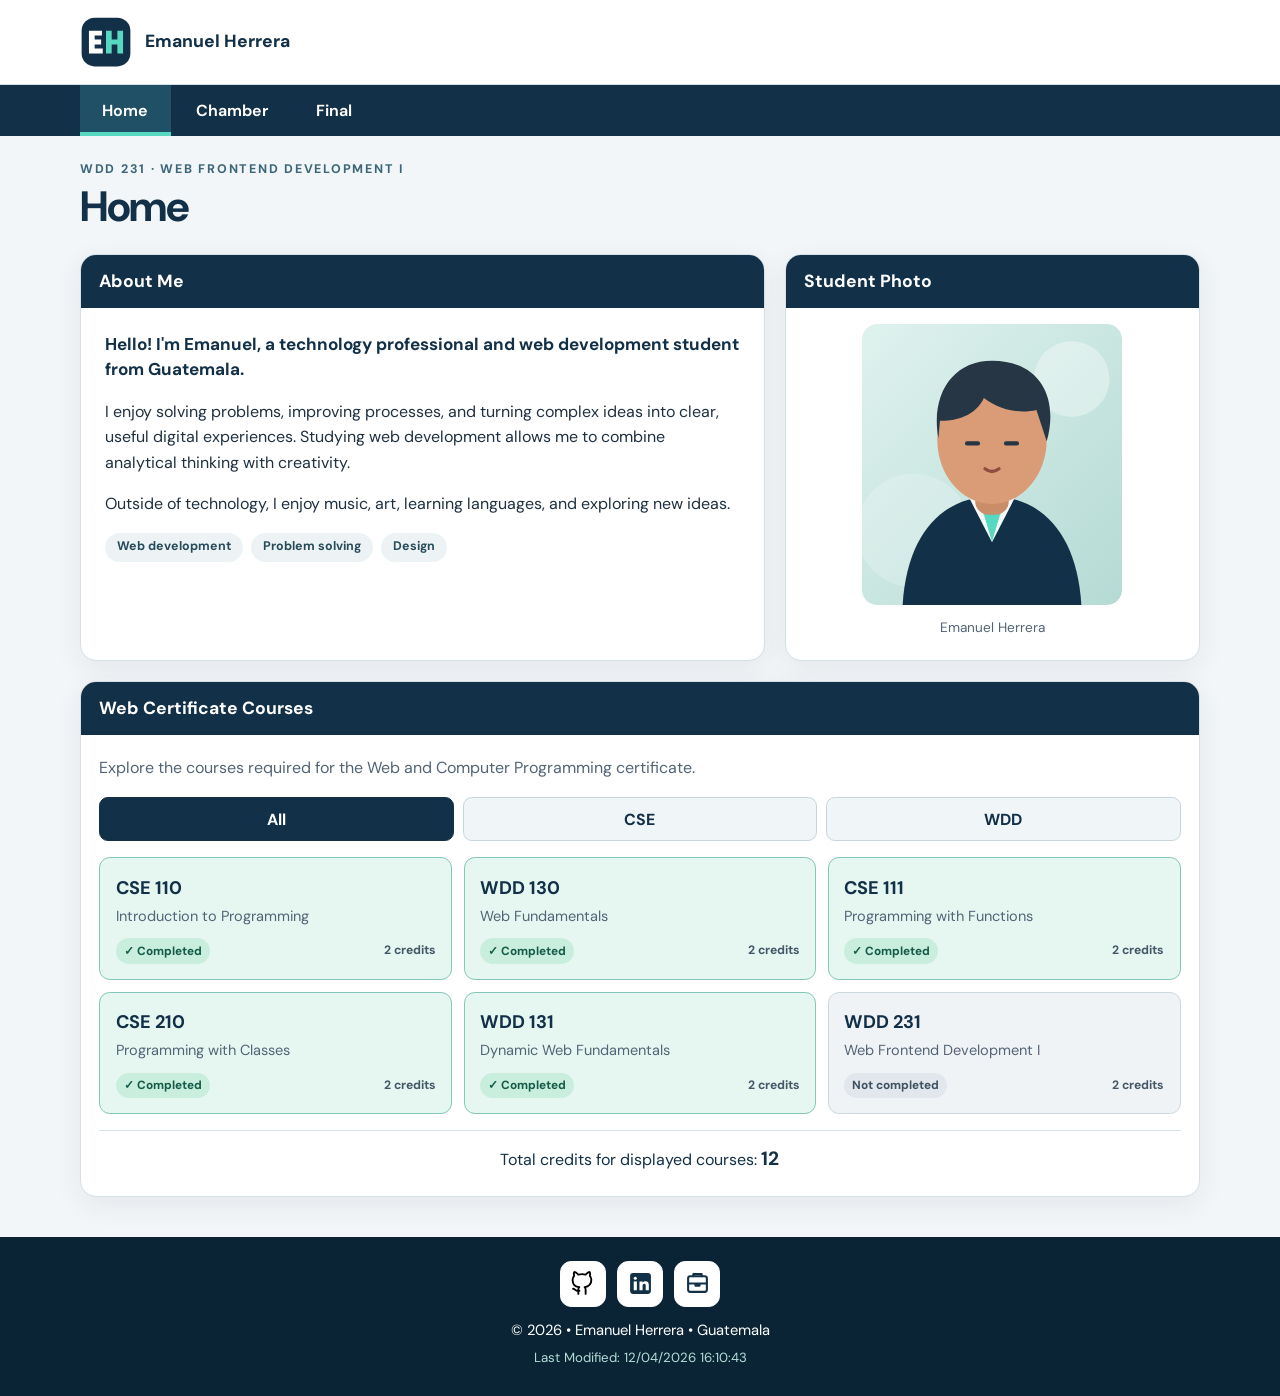
<file: index.html>
<!DOCTYPE html>
<html lang="en">
<head>
  <meta charset="UTF-8">
  <meta name="viewport" content="width=device-width, initial-scale=1.0">
  <meta name="author" content="Emanuel Herrera">
  <meta name="theme-color" content="#123047">
  <meta name="description" content="WDD 231 course home page featuring web development projects and Web and Computer Programming certificate courses.">

  <title>Home | Emanuel Herrera | WDD 231</title>

  <link rel="preconnect" href="https://fonts.googleapis.com">
  <link rel="preconnect" href="https://fonts.gstatic.com" crossorigin>
  <link href="https://fonts.googleapis.com/css2?family=DM+Sans:wght@400;500;600;700;800&display=swap" rel="stylesheet">

  <link rel="icon" type="image/svg+xml" href="images/logo.svg">
  <link rel="stylesheet" href="styles/small.css">
  <link rel="stylesheet" href="styles/larger.css">

  <script src="scripts/navigation.js" defer></script>
  <script src="scripts/date.js" defer></script>
  <script src="scripts/courses.js" defer></script>
</head>

<body>
  <a class="skip-link" href="#main-content">Skip to main content</a>

  <header class="site-header">
    <div class="container header-inner">
      <a class="brand" href="index.html" aria-label="Emanuel Herrera - Home">
        <img src="images/logo.svg" alt="" width="52" height="52">
        <span>Emanuel Herrera</span>
      </a>

      <button class="menu-toggle" id="menu-toggle" type="button"
        aria-controls="primary-navigation"
        aria-expanded="false"
        aria-label="Open navigation menu">
        <span class="bar"></span>
        <span class="bar"></span>
        <span class="bar"></span>
      </button>
    </div>
  </header>

  <nav class="site-nav" id="primary-navigation" aria-label="Main navigation">
    <div class="container nav-inner">
      <a href="index.html" aria-current="page">Home</a>
      <a href="chamber/index.html">Chamber</a>
      <a href="final/index.html">Final</a>
    </div>
  </nav>

  <main id="main-content" class="container">
    <p class="page-kicker">WDD 231 · Web Frontend Development I</p>
    <h1>Home</h1>

    <div class="content-grid">
      <section class="panel about-panel" aria-labelledby="about-title">
        <h2 id="about-title">About Me</h2>

        <div class="panel-body">
          <p class="about-intro">
            Hello! I'm Emanuel, a technology professional and web development student from Guatemala.
          </p>
          <p>
            I enjoy solving problems, improving processes, and turning complex
            ideas into clear, useful digital experiences. Studying web development
            allows me to combine analytical thinking with creativity.
          </p>
          <p>
            Outside of technology, I enjoy music, art, learning languages,
            and exploring new ideas.
          </p>

          <div class="quick-tags" role="group" aria-label="Areas of interest">
            <span>Web development</span>
            <span>Problem solving</span>
            <span>Design</span>
          </div>
        </div>
      </section>

      <section class="panel photo-panel" aria-labelledby="photo-title">
        <h2 id="photo-title">Student Photo</h2>
        <div class="photo-wrap">
          <img
            class="student-photo"
            src="images/profile-placeholder.svg"
            alt="Illustrated portrait placeholder of Emanuel Herrera"
            width="480"
            height="520">
          <p class="photo-caption">
            Emanuel Herrera
          </p>
        </div>
      </section>

      <section class="panel courses-panel" aria-labelledby="courses-title">
        <h2 id="courses-title">Web Certificate Courses</h2>

        <div class="courses-head">
          <p>
            Explore the courses required for the Web and Computer Programming certificate.
          </p>
        </div>

        <div class="filter-group" role="group" aria-label="Filter courses by subject">
          <button type="button" data-filter="ALL" aria-pressed="true">All</button>
          <button type="button" data-filter="CSE" aria-pressed="false">CSE</button>
          <button type="button" data-filter="WDD" aria-pressed="false">WDD</button>
        </div>

        <ul class="course-list" id="course-list"
          aria-live="polite"
          aria-relevant="additions removals">
        </ul>

        <p class="credit-total" aria-live="polite">
          Total credits for displayed courses:
          <strong id="credit-total">0</strong>
        </p>
      </section>
    </div>
  </main>

  <footer class="site-footer">
    <div class="container">
      <nav class="social-links" aria-label="Social media links">
        <a href="https://github.com/kurobaza96/wdd231" target="_blank" rel="noopener noreferrer"
          aria-label="WDD231 GitHub repository">
          <img src="images/github.svg" alt="" width="25" height="25">
        </a>
      
        <a href="https://www.linkedin.com/in/emixherrera/" target="_blank" rel="noopener noreferrer" aria-label="LinkedIn profile">
          <img src="images/linkedin.svg" alt="" width="25" height="25">
        </a>
      
        <a href="https://kurobaza96.github.io/cvexample2/#home" target="_blank" rel="noopener noreferrer"
          aria-label="Portfolio">
          <img src="images/portfolio.svg" alt="" width="25" height="25">
        </a>
      </nav>

      <p>
        &copy; <span id="currentyear"></span> &bull;
        Emanuel Herrera &bull; Guatemala
      </p>

      <p class="modified">
        Last Modified: <span id="lastModified"></span>
      </p>
    </div>
  </footer>
</body>
</html>
</file>
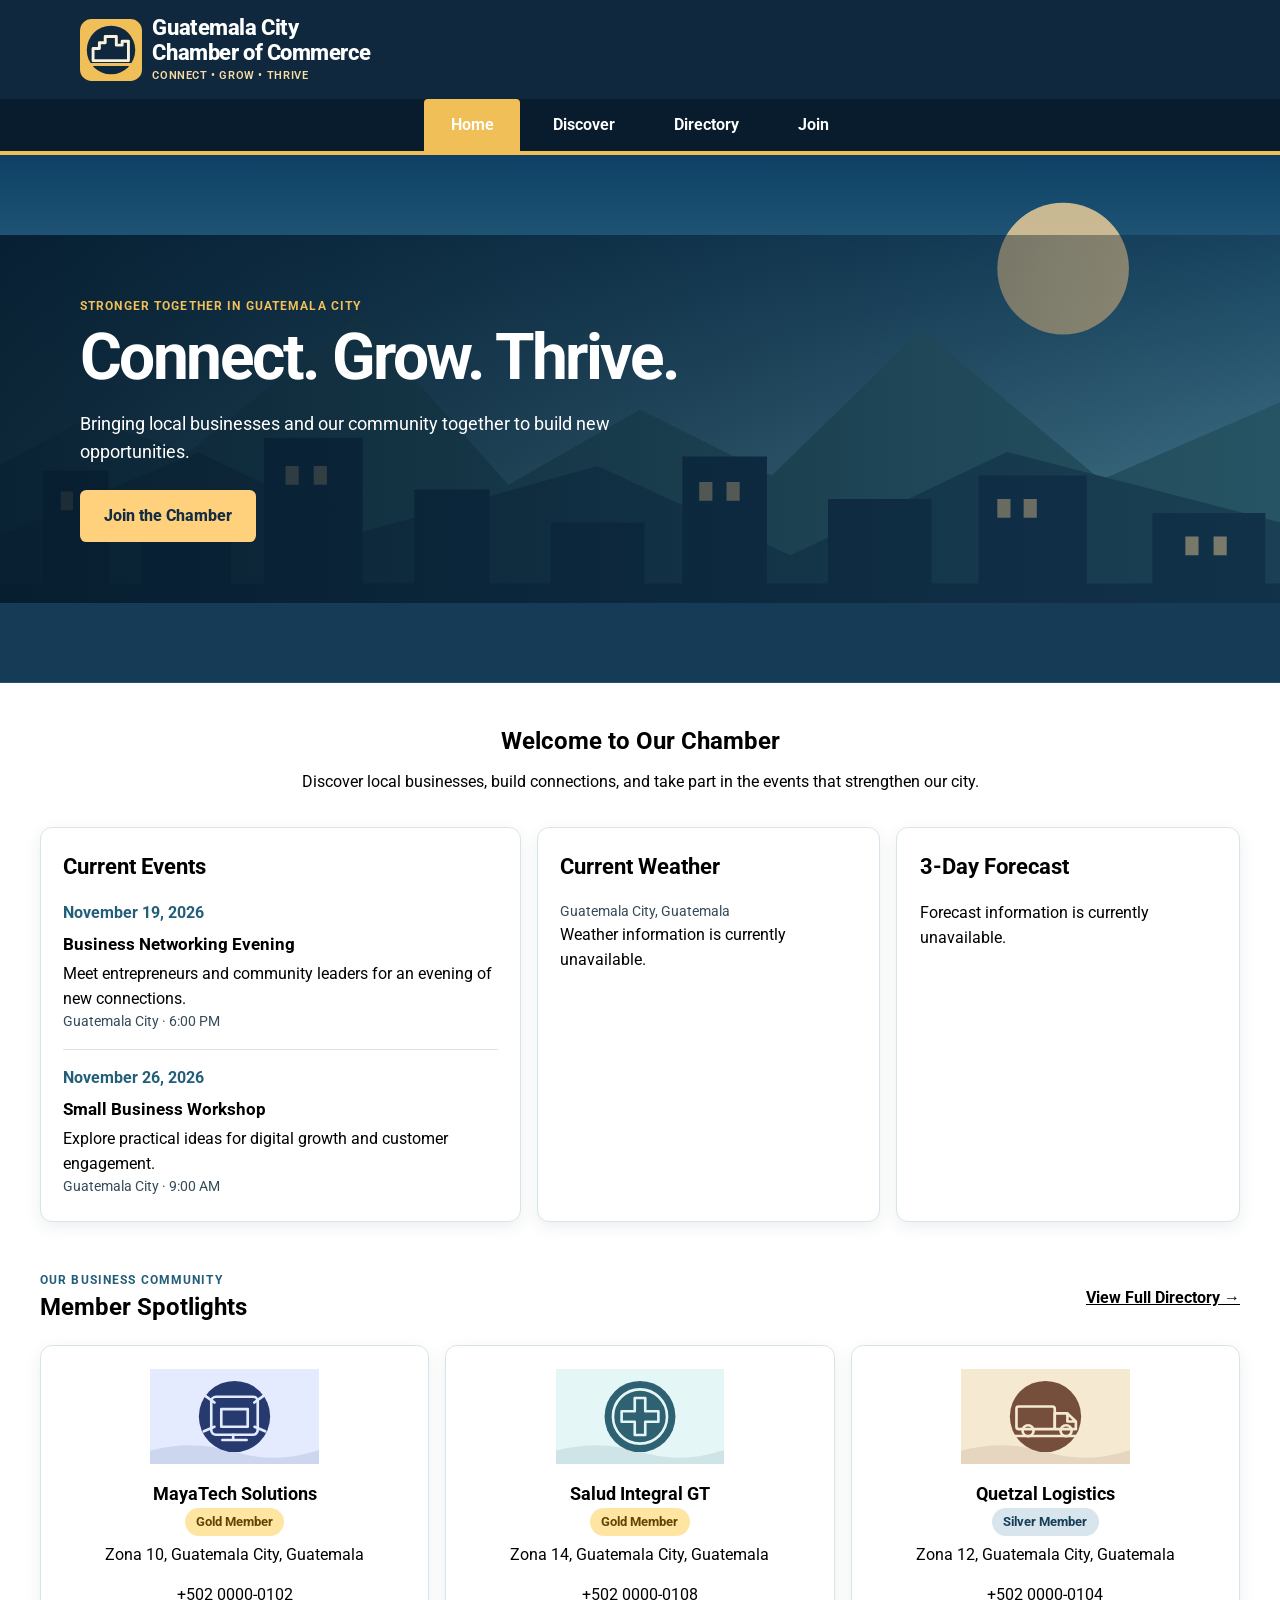
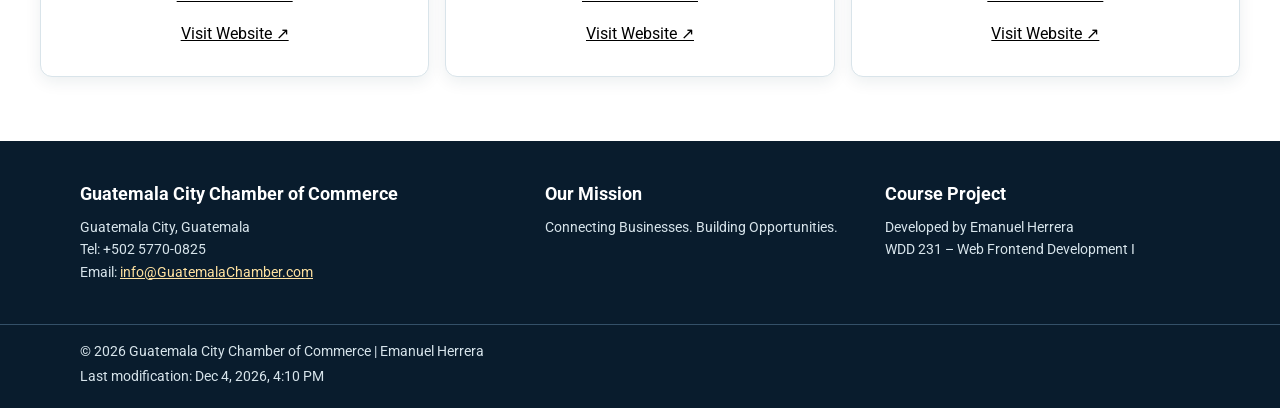
<file: chamber/index.html>
<!DOCTYPE html>
<html lang="en">
<head>
    <meta charset="UTF-8">
    <meta name="viewport" content="width=device-width, initial-scale=1.0">

    <meta name="author" content="Emanuel Herrera">
    <meta name="description"
          content="Explore Guatemala City Chamber of Commerce events, local weather, and featured member businesses.">

    <title>Home | Guatemala City Chamber of Commerce</title>

    <link rel="icon" href="images/favicon.ico">

    <!-- Google Fonts -->
    <link rel="preconnect" href="https://fonts.googleapis.com">
    <link rel="preconnect" href="https://fonts.gstatic.com" crossorigin>
    <link href="https://fonts.googleapis.com/css2?family=Roboto:wght@400;500;600;700;800&display=swap" rel="stylesheet">

    <!-- Open Graph -->
    <meta property="og:title"
          content="Guatemala City Chamber of Commerce">
    <meta property="og:type" content="website">
    <meta property="og:description"
          content="Discover local businesses, chamber events, and opportunities in Guatemala City.">
    <meta property="og:image"
          content="https://Kurobaza96.github.io/wdd231/chamber/images/chamber-social.png">
    <meta property="og:url"
          content="https://Kurobaza96.github.io/wdd231/chamber/index.html">

    <!-- Styles -->
    <link rel="stylesheet" href="styles/normalize.css">
    <link rel="stylesheet" href="styles/small.css">
    <link rel="stylesheet" href="styles/larger.css">
    <link rel="stylesheet" href="styles/home.css">

    <!-- JavaScript -->
    <script src="scripts/main.js" defer></script>
    <script src="scripts/weather.js" defer></script>
    <script src="scripts/spotlights.js" defer></script>
</head>

<body>

<a class="skip-link" href="#main-content">
    Skip to main content
</a>

<!-- HEADER -->
<header class="site-header">
    <div class="container header-content">

        <a class="brand"
           href="index.html"
           aria-label="Guatemala City Chamber of Commerce home">

            <img src="images/chamber-logo.svg"
                 alt="Guatemala City Chamber logo"
                 width="62"
                 height="62">

            <span class="brand-text">
                <span class="brand-title">
                    Guatemala City<br>
                    Chamber of Commerce
                </span>

                <span class="brand-subtitle">
                    Connect • Grow • Thrive
                </span>
            </span>
        </a>

        <button id="menu-button"
                class="menu-button"
                type="button"
                aria-label="Toggle navigation menu"
                aria-controls="site-nav"
                aria-expanded="false">
            <span>Menu</span>
        </button>

    </div>

    <nav id="site-nav"
         class="site-nav"
         aria-label="Main navigation">

        <ul class="container nav-links">
            <li>
                <a href="index.html" aria-current="page">Home</a>
            </li>
            <li>
                <a href="discover.html">Discover</a>
            </li>
            <li>
                <a href="directory.html">Directory</a>
            </li>
            <li>
                <a href="join.html">Join</a>
            </li>
        </ul>

    </nav>
</header>

<!-- MAIN -->
<main id="main-content" class="home-main">

    <!-- HERO -->
    <section class="hero" aria-label="Welcome to the chamber">

        <img
            src="images/guatemala-city-hero.svg"
            alt="Illustrated Guatemala City skyline with mountains and a volcano"
            class="hero-image"
            width="1440"
            height="560"
            fetchpriority="high">

        <div class="hero-overlay">
            <div class="container hero-copy">

                <p class="eyebrow">
                    Stronger together in Guatemala City
                </p>

                <h1>Connect. Grow. Thrive.</h1>

                <p>
                    Bringing local businesses and our community
                    together to build new opportunities.
                </p>

                <a href="join.html" class="cta-button">
                    Join the Chamber
                </a>

            </div>
        </div>

    </section>

    <div class="container home-content">

        <!-- WELCOME -->
        <section class="home-intro">

            <h2>Welcome to Our Chamber</h2>

            <p>
                Discover local businesses, build connections,
                and take part in the events that strengthen
                our city.
            </p>

        </section>

        <!-- EVENTS AND WEATHER -->
        <div class="home-information">

            <!-- EVENTS -->
            <section class="info-panel events-panel">

                <h2>Current Events</h2>

                <article class="event-item">

                    <p class="event-date">
                        November 19, 2026
                    </p>

                    <h3>Business Networking Evening</h3>

                    <p>
                        Meet entrepreneurs and community leaders
                        for an evening of new connections.
                    </p>

                    <p class="event-location">
                        Guatemala City · 6:00 PM
                    </p>

                </article>

                <article class="event-item">

                    <p class="event-date">
                        November 26, 2026
                    </p>

                    <h3>Small Business Workshop</h3>

                    <p>
                        Explore practical ideas for digital
                        growth and customer engagement.
                    </p>

                    <p class="event-location">
                        Guatemala City · 9:00 AM
                    </p>

                </article>
             

            </section>

            <section class="info-panel weather-panel">
                <h2>Current Weather</h2>
            
                <p class="weather-location">
                    Guatemala City, Guatemala
                </p>
            
                <div id="current-weather" aria-live="polite">
                    <p>Loading weather...</p>
                </div>
            </section>
            
            <section class="info-panel forecast-panel">
                <h2>3-Day Forecast</h2>
            
                <div id="weather-forecast" aria-live="polite">
                    <p>Loading forecast...</p>
                </div>
            </section>

        </div> <!-- Closes home-information -->

        <!-- SPOTLIGHTS -->
        <section class="spotlights-section">

            <div class="section-heading">

                <div>
                    <p class="eyebrow">
                        Our Business Community
                    </p>

                    <h2>Member Spotlights</h2>
                </div>

                <a href="directory.html">
                    View Full Directory →
                </a>

            </div>

            <div id="spotlight-cards"
                 class="spotlight-grid"
                 aria-live="polite">

                <p>Loading featured members...</p>

            </div>

        </section>

    </div>    

</main>

<!-- FOOTER -->
<footer class="site-footer">

    <div class="container footer-grid">

        <section>
            <h2>Guatemala City Chamber of Commerce</h2>

            <address>
                Guatemala City, Guatemala<br>
                Tel: +502 5770-0825<br>
                Email:
                <a href="mailto:info@GuatemalaChamber.com">
                    info@GuatemalaChamber.com
                </a>
            </address>
        </section>

        <section>
            <h2>Our Mission</h2>

            <p>
                Connecting Businesses.
                Building Opportunities.
            </p>
        </section>

        <section>
            <h2>Course Project</h2>

            <p>
                Developed by Emanuel Herrera<br>
                WDD 231 – Web Frontend Development I
            </p>
        </section>

    </div>

    <div class="footer-bottom">
        <div class="container">

            <p>
                © <span id="current-year"></span>
                Guatemala City Chamber of Commerce |
                Emanuel Herrera
            </p>

            <p>
                Last modification:
                <span id="last-modified"></span>
            </p>

        </div>
    </div>

</footer>

</body>
</html>
</file>
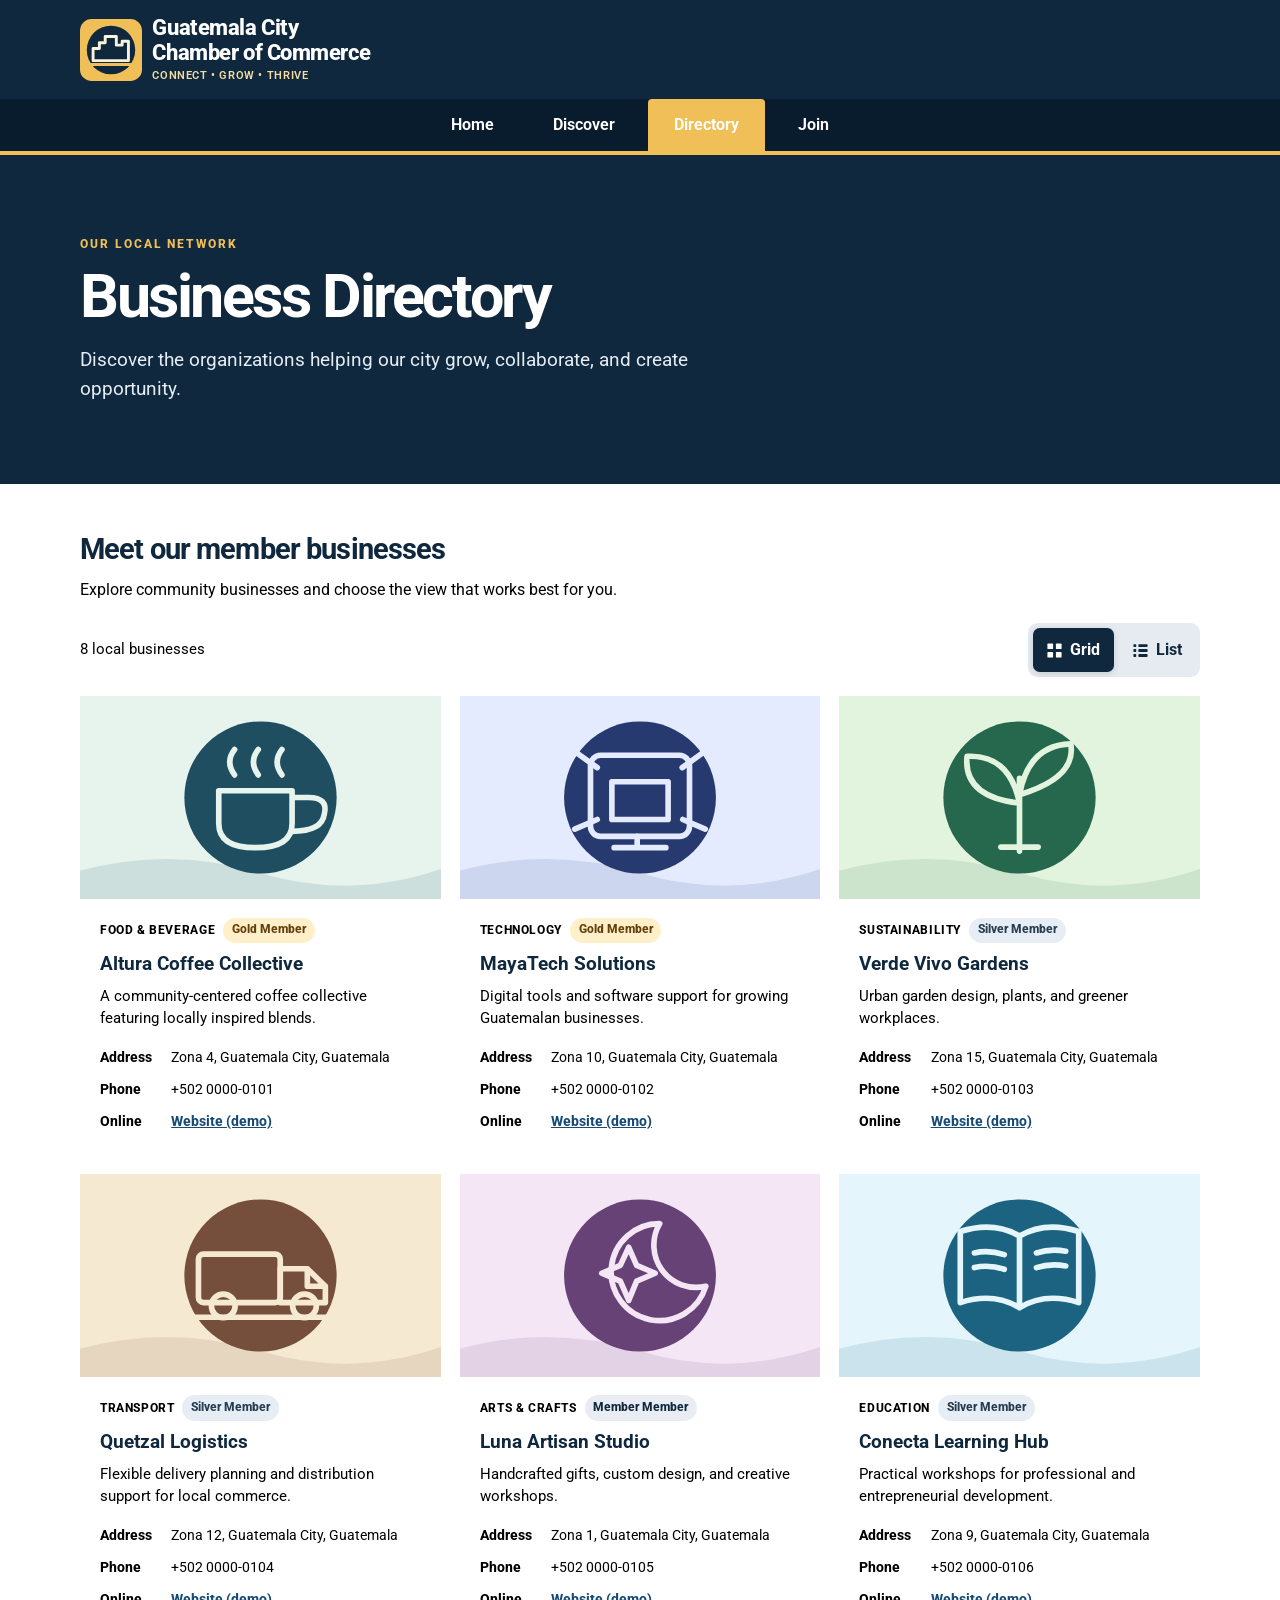
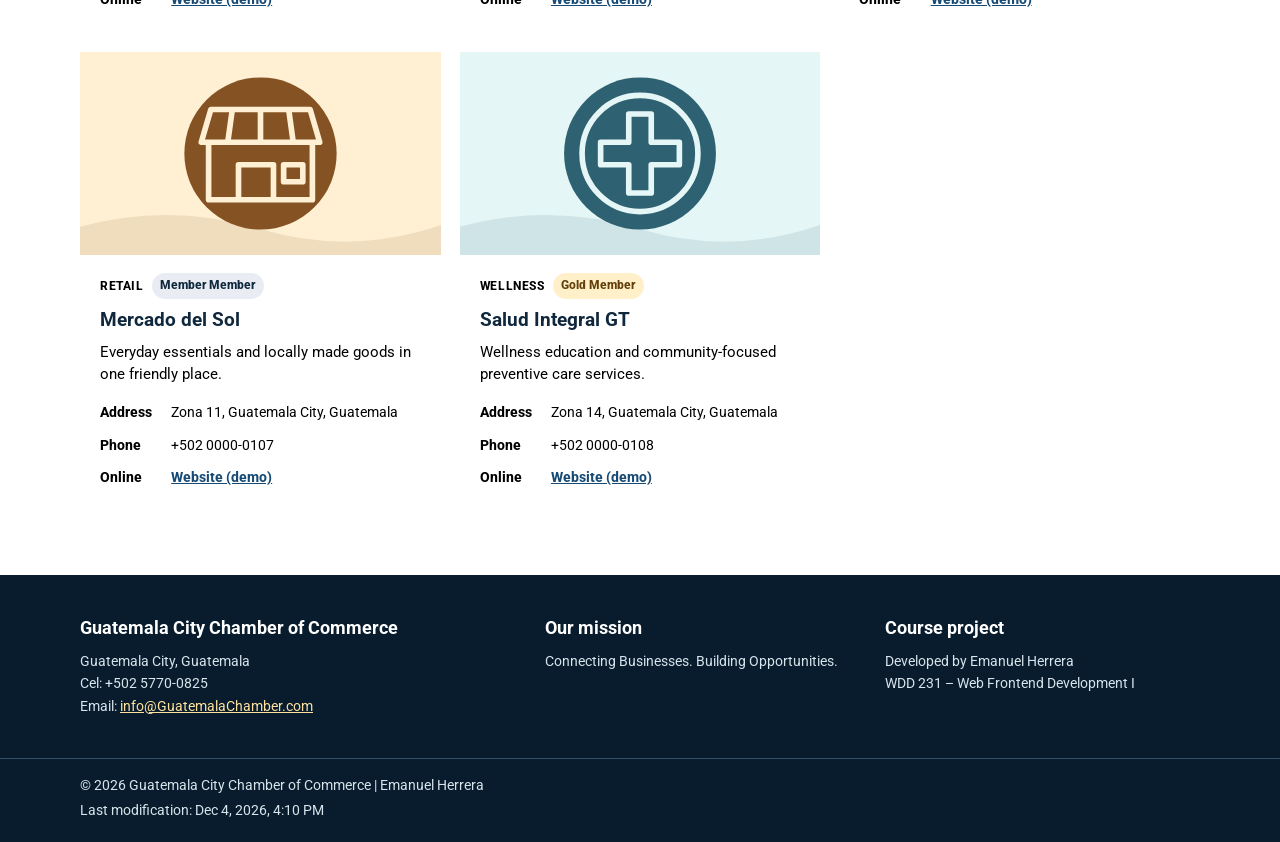
<file: chamber/directory.html>
<!DOCTYPE html>
<html lang="en">

<head>
    <meta charset="UTF-8">
    <meta name="viewport" content="width=device-width, initial-scale=1">
    <meta name="author" content="Emanuel Herrera">
    <meta name="description"
        content="Explore the Guatemala City Chamber of Commerce business directory, including member contact information and membership levels.">

    <title>Guatemala City Chamber of Commerce | Business Directory | Emanuel Herrera | WDD 231</title>

    <link rel="icon" href="images/favicon.ico" sizes="any">
    <link rel="icon" href="images/chamber-logo.svg" type="image/svg+xml">

    <!-- Facebook Open Graph -->
    <meta property="og:type" content="website">
    <meta property="og:title" content="Guatemala City Chamber of Commerce | Business Directory">
    <meta property="og:description"
        content="Connect with member businesses in Guatemala City. Browse local services and chamber membership information.">
    
    <meta property="og:url" content="https://kurobaza96.github.io/wdd231/chamber/directory.html">
    <meta property="og:image" content="https://kurobaza96.github.io/wdd231/chamber/images/chamber-social.png">
    <meta property="og:image:alt" content="Guatemala City Chamber of Commerce directory graphic">

    <!-- Google Fonts: preconnect -->
    <link rel="preconnect" href="https://fonts.googleapis.com">
    <link rel="preconnect" href="https://fonts.gstatic.com" crossorigin>
    
    <!-- Google Fonts: fewer font weights -->
    <link href="https://fonts.googleapis.com/css2?family=Roboto:wght@400;700;800&display=swap" rel="stylesheet">
    
    <!-- Critical CSS -->
    <link rel="stylesheet" href="styles/normalize.css">
    <link rel="stylesheet" href="styles/small.css">
    
    <!-- CSS for tablets and desktops -->
    <link rel="stylesheet" href="styles/larger.css" media="(min-width: 42rem)">

    <!-- JavaScript -->
    <script src="scripts/main.js" defer></script>
    <script src="scripts/directory.js" defer></script>
</head>

<body>
    <a class="skip-link" href="#main-content">Skip to main content</a>

    <header class="site-header">
        <div class="container header-content">
            <a class="brand" href="index.html" aria-label="Guatemala City Chamber of Commerce home">
                <img src="images/chamber-logo.svg" width="62" height="62" alt="Guatemala City Chamber logo">

                <span class="brand-text">
                    <span class="brand-title">Guatemala City<br>Chamber of Commerce</span>
                    <span class="brand-subtitle">Connect • Grow • Thrive</span>
                </span>
            </a>

            <button class="menu-button" id="menu-button" type="button" aria-controls="site-nav" aria-expanded="false"
                aria-label="Toggle navigation menu">
                <svg viewBox="0 0 24 24" aria-hidden="true" fill="none" stroke="currentColor" stroke-width="2"
                    stroke-linecap="round">
                    <path d="M3 6h18M3 12h18M3 18h18" />
                </svg>
                <span>Menu</span>
            </button>
        </div>

        <nav class="site-nav" id="site-nav" aria-label="Main navigation">
            <ul class="container nav-links">
                <li><a href="index.html">Home</a></li>
                <li><a href="discover.html">Discover</a></li>
                <li><a href="directory.html" aria-current="page">Directory</a></li>
                <li><a href="join.html">Join</a></li>
            </ul>
        </nav>
    </header>

    <main id="main-content">
        <section class="hero" aria-labelledby="page-title">
            <div class="container">
                <p class="eyebrow">Our local network</p>
                <h1 id="page-title">Business Directory</h1>
                <p>Discover the organizations helping our city grow, collaborate, and create opportunity.</p>
            </div>
        </section>

        <section class="container directory-main" aria-labelledby="directory-heading">
            <div class="directory-heading">
                <h2 id="directory-heading">Meet our member businesses</h2>
                <p>Explore community businesses and choose the view that works best for you.</p>
            </div>

            <div class="directory-toolbar">
                <p class="directory-count" id="member-count" aria-live="polite">Loading members…</p>

                <div class="view-controls" role="group" aria-label="Select directory layout">
                    <button class="view-button" id="grid-view" type="button" aria-pressed="true">
                        <svg viewBox="0 0 24 24" fill="currentColor" aria-hidden="true">
                            <rect x="2" y="2" width="8" height="8" rx="1" />
                            <rect x="14" y="2" width="8" height="8" rx="1" />
                            <rect x="2" y="14" width="8" height="8" rx="1" />
                            <rect x="14" y="14" width="8" height="8" rx="1" />
                        </svg>
                        Grid
                    </button>

                    <button class="view-button" id="list-view" type="button" aria-pressed="false">
                        <svg viewBox="0 0 24 24" fill="currentColor" aria-hidden="true">
                            <rect x="2" y="3" width="4" height="4" rx="1" />
                            <rect x="9" y="3" width="13" height="4" rx="1" />
                            <rect x="2" y="10" width="4" height="4" rx="1" />
                            <rect x="9" y="10" width="13" height="4" rx="1" />
                            <rect x="2" y="17" width="4" height="4" rx="1" />
                            <rect x="9" y="17" width="13" height="4" rx="1" />
                        </svg>
                        List
                    </button>
                </div>
            </div>

            <div class="members grid-view" id="members"></div>

        </section>
    </main>

    <footer class="site-footer">
        <div class="container footer-grid">
            <section>
                <h2>Guatemala City Chamber of Commerce</h2>
                <address>
                    Guatemala City, Guatemala<br>
                    Cel: +502 5770-0825<br>
                    Email: <a href="mailto:info@GuatemalaChamber.com">info@GuatemalaChamber.com</a>
                </address>
            </section>

            <section>
                <h2>Our mission</h2>
                <p>Connecting Businesses. Building Opportunities.</p>
            </section>

            <section>
                <h2>Course project</h2>
                <p>Developed by Emanuel Herrera<br>WDD 231 – Web Frontend Development I</p>
            </section>
        </div>

        <div class="footer-bottom">
            <div class="container">
                <p>© <span id="current-year"></span> Guatemala City Chamber of Commerce | Emanuel Herrera</p>
                <p>Last modification: <span id="last-modified"></span></p>
            </div>
        </div>
    </footer>
</body>

</html>
</file>
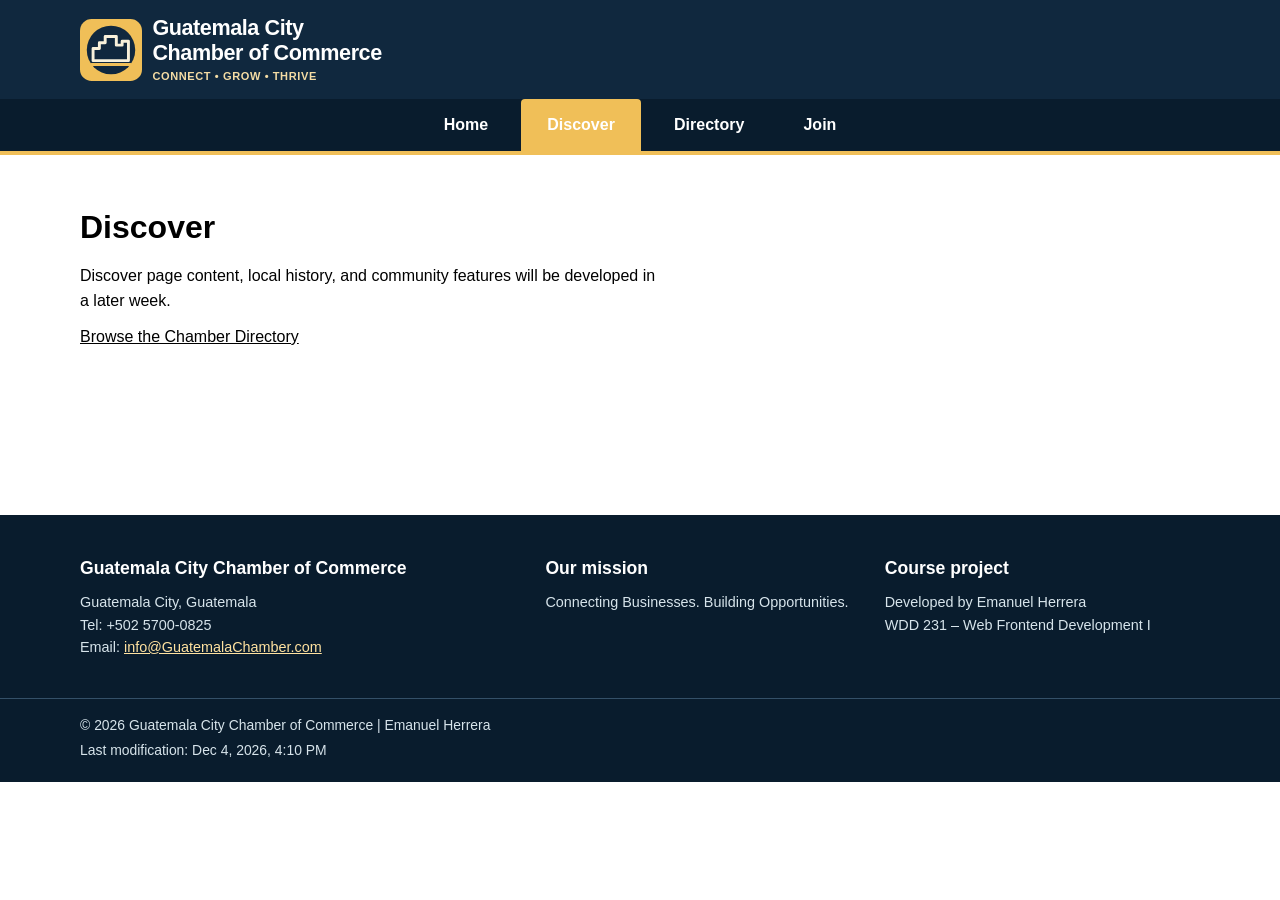
<file: chamber/discover.html>
<!DOCTYPE html>
<html lang="en">
<head>
  <meta charset="UTF-8">
  <meta name="viewport" content="width=device-width, initial-scale=1">
  <meta name="author" content="Emanuel Herrera">
  <meta name="description" content="Explore the Guatemala City Chamber of Commerce business directory, including member contact information and membership levels.">
  <title>Discover | Guatemala City Chamber of Commerce</title>
  <link rel="icon" href="images/favicon.ico" sizes="any">
  <link rel="icon" href="images/chamber-logo.svg" type="image/svg+xml">
  <meta property="og:type" content="website">
  <meta property="og:title" content="Discover | Guatemala City Chamber of Commerce">
  <meta property="og:description" content="Connect with member businesses in Guatemala City. Browse local services and chamber membership information.">
    <meta property="og:url" content="https://kurobaza96.github.io/wdd231/chamber/discover.html">
  <meta property="og:image" content="https://kurobaza96.github.io/wdd231/chamber/images/chamber-social.png">
  <meta property="og:image:alt" content="Guatemala City Chamber of Commerce directory graphic">
  <link rel="stylesheet" href="styles/normalize.css">
  <link rel="stylesheet" href="styles/small.css">
  <link rel="stylesheet" href="styles/larger.css">
  <script src="scripts/main.js" defer></script>
</head>
<body>
  <a class="skip-link" href="#main-content">Skip to main content</a>
  <header class="site-header">
    <div class="container header-content">
      <a class="brand" href="index.html" aria-label="Guatemala City Chamber of Commerce home">
        <img src="images/chamber-logo.svg" width="62" height="62" alt="Guatemala City Chamber logo">
        <span class="brand-text">
          <span class="brand-title">Guatemala City<br>Chamber of Commerce</span>
          <span class="brand-subtitle">Connect • Grow • Thrive</span>
        </span>
      </a>
      <button class="menu-button" id="menu-button" type="button" aria-controls="site-nav" aria-expanded="false" aria-label="Toggle navigation menu">
        <svg viewBox="0 0 24 24" aria-hidden="true" fill="none" stroke="currentColor" stroke-width="2" stroke-linecap="round"><path d="M3 6h18M3 12h18M3 18h18"/></svg>
        <span>Menu</span>
      </button>
    </div>
    <nav class="site-nav" id="site-nav" aria-label="Main navigation">
      <ul class="container nav-links">
        <li><a href="index.html">Home</a></li>
        <li><a href="discover.html" aria-current="page">Discover</a></li>
        <li><a href="directory.html">Directory</a></li>
        <li><a href="join.html">Join</a></li>
      </ul>
    </nav>
  </header>
  <main id="main-content" class="container placeholder-main"><h1>Discover</h1><p>Discover page content, local history, and community features will be developed in a later week.</p><p><a href="directory.html">Browse the Chamber Directory</a></p></main>
  <footer class="site-footer">
    <div class="container footer-grid">
      <section>
        <h2>Guatemala City Chamber of Commerce</h2>
        <address>Guatemala City, Guatemala<br>
          Tel: +502 5700-0825<br>
          Email: <a href="mailto:info@GuatemalaChamber.com">info@GuatemalaChamber.com</a>
        </address>
      </section>
      <section>
        <h2>Our mission</h2>
        <p>Connecting Businesses. Building Opportunities.</p>
      </section>
      <section>
        <h2>Course project</h2>
        <p>Developed by Emanuel Herrera<br>WDD 231 – Web Frontend Development I</p>
      </section>
    </div>
    <div class="footer-bottom">
      <div class="container">
        <p>© <span id="current-year"></span> Guatemala City Chamber of Commerce | Emanuel Herrera</p>
        <p>Last modification: <span id="last-modified"></span></p>
      </div>
    </div>
  </footer>
</body>
</html>
</file>
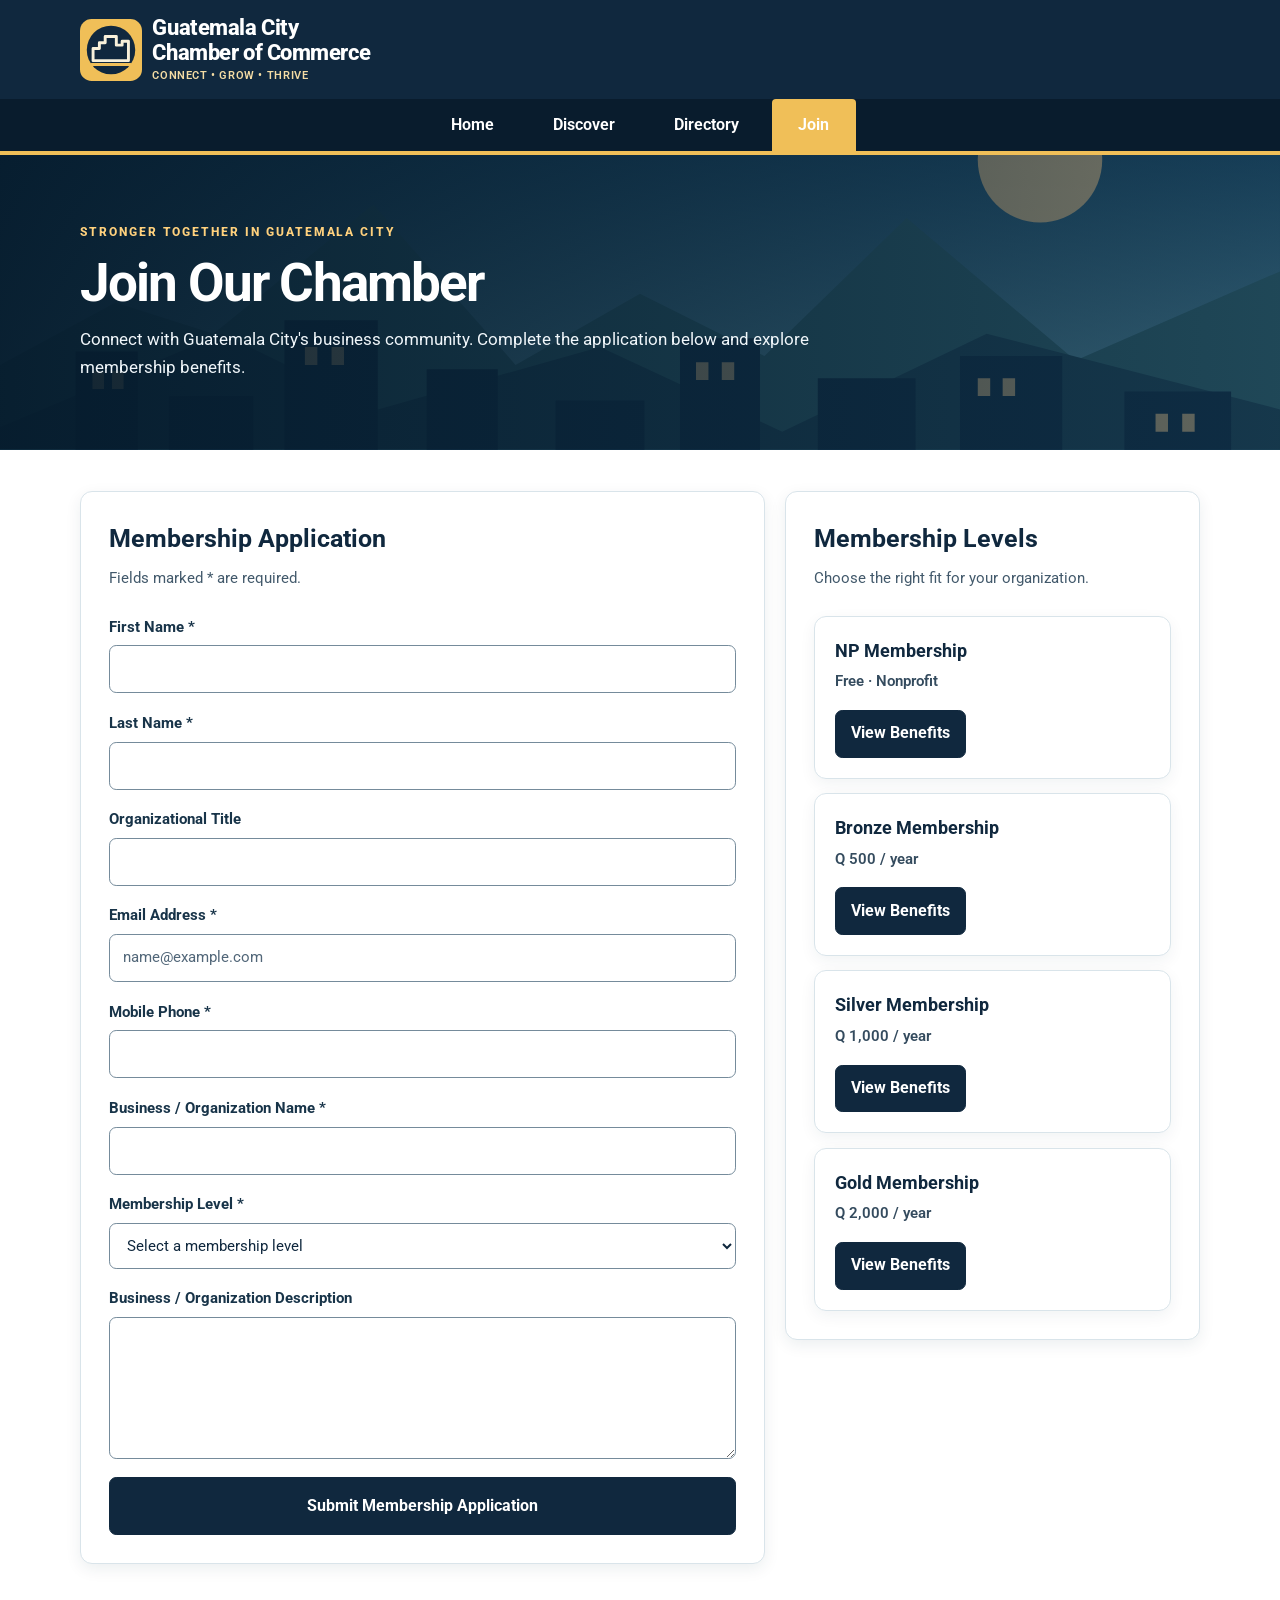
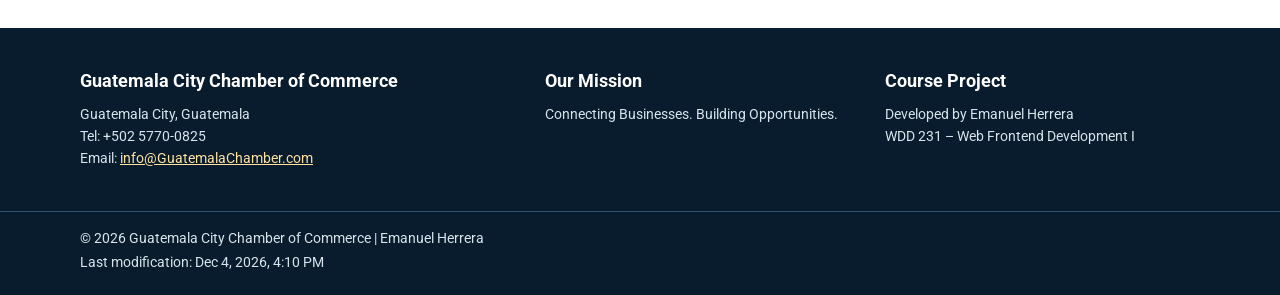
<file: chamber/join.html>
<!DOCTYPE html>
<html lang="en">
<head>
    <meta charset="UTF-8">
    <meta name="viewport" content="width=device-width, initial-scale=1">
    <meta name="author" content="Emanuel Herrera">
    <meta name="description" content="Apply to join the Guatemala City Chamber of Commerce and explore NP, Bronze, Silver, and Gold membership benefits.">
    <title>Join | Guatemala City Chamber of Commerce</title>
    <link rel="icon" href="images/favicon.ico">

    <link rel="preconnect" href="https://fonts.googleapis.com">
    <link rel="preconnect" href="https://fonts.gstatic.com" crossorigin>
    <link href="https://fonts.googleapis.com/css2?family=Roboto:wght@400;500;600;700;800&display=swap" rel="stylesheet">

    <meta property="og:type" content="website">
    <meta property="og:title" content="Join | Guatemala City Chamber of Commerce">
    <meta property="og:description" content="Apply to join the Guatemala City Chamber of Commerce and explore NP, Bronze, Silver, and Gold membership benefits.">
    <meta property="og:image" content="https://kurobaza96.github.io/wdd231/chamber/images/chamber-social.png">
    <meta property="og:url" content="https://kurobaza96.github.io/wdd231/chamber/join.html">

    <link rel="stylesheet" href="styles/normalize.css">
    <link rel="stylesheet" href="styles/small.css">
    <link rel="stylesheet" href="styles/larger.css" media="(min-width: 42rem)">
    <link rel="stylesheet" href="styles/join.css">

    <script src="scripts/main.js" defer></script>
    <script src="scripts/join.js" defer></script>
</head>
<body>
    <a class="skip-link" href="#main-content">Skip to main content</a>

<!-- HEADER -->
<header class="site-header">
    <div class="container header-content">

        <a class="brand"
           href="index.html"
           aria-label="Guatemala City Chamber of Commerce home">

            <img src="images/chamber-logo.svg"
                 alt="Guatemala City Chamber logo"
                 width="62"
                 height="62">

            <span class="brand-text">
                <span class="brand-title">
                    Guatemala City<br>
                    Chamber of Commerce
                </span>

                <span class="brand-subtitle">
                    Connect • Grow • Thrive
                </span>
            </span>
        </a>

        <button id="menu-button"
                class="menu-button"
                type="button"
                aria-label="Toggle navigation menu"
                aria-controls="site-nav"
                aria-expanded="false">
            <span>Menu</span>
        </button>

    </div>

    <nav id="site-nav"
         class="site-nav"
         aria-label="Main navigation">

        <ul class="container nav-links">
            <li>
                <a href="index.html">Home</a>
            </li>
            <li>
                <a href="discover.html">Discover</a>
            </li>
            <li>
                <a href="directory.html">Directory</a>
            </li>
            <li>
                <a href="join.html" aria-current="page">Join</a>
            </li>
        </ul>

    </nav>
</header>

<!-- MAIN -->
<main id="main-content">
    <!-- JOIN HERO -->
    <section class="join-hero" aria-labelledby="join-title">
        <div class="container join-hero-content">
            <p class="eyebrow">Stronger together in Guatemala City</p>
            <h1 id="join-title">Join Our Chamber</h1>
            <p>Connect with Guatemala City's business community. Complete the application below and explore membership benefits.</p>
        </div>
    </section>

    <div class="container join-main">
  
    <div class="join-layout">
  
      <!-- MEMBERSHIP APPLICATION -->
  
      <section class="application-panel" aria-labelledby="application-heading">
  
        <h2 id="application-heading">Membership Application</h2>
  
        <p class="form-note">Fields marked * are required.</p>
  
        <form method="get" action="thankyou.html" class="join-form">
  
          <label>
            First Name *
            <input type="text" name="firstName" title="Enter your first name" autocomplete="given-name" required>
          </label>
  
          <label>
            Last Name *
            <input type="text" name="lastName" title="Enter your last name" autocomplete="family-name" required>
          </label>
  
          <label>
            Organizational Title
            <input type="text" name="organizationTitle" title="At least seven letters, spaces or hyphens"
              autocomplete="organization-title" pattern="[\p{L} -]{7,}">
          </label>
  
          <label>
            Email Address *
            <input type="email" name="email" title="Enter your email address" autocomplete="email"
              placeholder="name@example.com" required>
          </label>
  
          <label>
            Mobile Phone *
            <input type="tel" name="phone" title="Enter your mobile phone number" autocomplete="tel" required>
          </label>
  
          <label>
            Business / Organization Name *
            <input type="text" name="organization" title="Enter your business or organization name"
              autocomplete="organization" required>
          </label>
  
          <label>
            Membership Level *
            <select name="membership" title="Choose a membership level" required>
  
              <option value="" disabled selected>
                Select a membership level
              </option>
  
              <option value="np">NP Membership</option>
              <option value="bronze">Bronze Membership</option>
              <option value="silver">Silver Membership</option>
              <option value="gold">Gold Membership</option>
  
            </select>
          </label>
  
          <label>
            Business / Organization Description
            <textarea name="description" title="Describe your organization" rows="5"></textarea>
          </label>
  
          <input type="hidden" name="timestamp" id="timestamp">
  
          <button type="submit" class="submit-application">
            Submit Membership Application
          </button>
  
        </form>
  
      </section>
  
      <!-- MEMBERSHIP CARDS -->
  
      <aside class="membership-levels" aria-labelledby="levels-heading">
  
        <h2 id="levels-heading">Membership Levels</h2>
  
        <p>Choose the right fit for your organization.</p>
  
        <div class="membership-card">
          <h3>NP Membership</h3>
          <p class="level-price">Free · Nonprofit</p>
  
          <button type="button" data-modal="np-modal" aria-haspopup="dialog">
            View Benefits
          </button>
        </div>
  
        <div class="membership-card">
          <h3>Bronze Membership</h3>
          <p class="level-price">Q 500 / year</p>
  
          <button type="button" data-modal="bronze-modal" aria-haspopup="dialog">
            View Benefits
          </button>
        </div>
  
        <div class="membership-card">
          <h3>Silver Membership</h3>
          <p class="level-price">Q 1,000 / year</p>
  
          <button type="button" data-modal="silver-modal" aria-haspopup="dialog">
            View Benefits
          </button>
        </div>
  
        <div class="membership-card">
          <h3>Gold Membership</h3>
          <p class="level-price">Q 2,000 / year</p>
  
          <button type="button" data-modal="gold-modal" aria-haspopup="dialog">
            View Benefits
          </button>
        </div>
  
      </aside>
  
    </div>
  
    <!-- MEMBERSHIP MODALS -->
  
    <dialog id="np-modal" aria-labelledby="np-title">
  
      <h2 id="np-title">NP Membership</h2>
      <p>Free for nonprofit organizations.</p>
  
      <ul>
        <li>Chamber directory listing</li>
        <li>Community networking invitations</li>
        <li>Monthly member newsletter</li>
      </ul>
  
      <button type="button" class="close-modal">Close</button>
  
    </dialog>
  
    <dialog id="bronze-modal" aria-labelledby="bronze-title">
  
      <h2 id="bronze-title">Bronze Membership</h2>
      <p>Q 500 per year.</p>
  
      <ul>
        <li>All NP benefits</li>
        <li>Access to member networking events</li>
        <li>Business development workshops</li>
      </ul>
  
      <button type="button" class="close-modal">Close</button>
  
    </dialog>
  
    <dialog id="silver-modal" aria-labelledby="silver-title">
  
      <h2 id="silver-title">Silver Membership</h2>
      <p>Q 1,000 per year.</p>
  
      <ul>
        <li>All Bronze benefits</li>
        <li>Discounts on chamber events</li>
        <li>Featured directory placement</li>
        <li>Quarterly training sessions</li>
      </ul>
  
      <button type="button" class="close-modal">Close</button>
  
    </dialog>
  
    <dialog id="gold-modal" aria-labelledby="gold-title">
  
      <h2 id="gold-title">Gold Membership</h2>
      <p>Q 2,000 per year.</p>
  
      <ul>
        <li>All Silver benefits</li>
        <li>Home page member spotlight opportunities</li>
        <li>Priority event sponsorship opportunities</li>
        <li>Exclusive leadership roundtables</li>
      </ul>
  
      <button type="button" class="close-modal">Close</button>
  
    </dialog>
  
    </div>
</main>

<!-- FOOTER -->
<footer class="site-footer">

    <div class="container footer-grid">

        <section>
            <h2>Guatemala City Chamber of Commerce</h2>

            <address>
                Guatemala City, Guatemala<br>
                Tel: +502 5770-0825<br>
                Email:
                <a href="mailto:info@GuatemalaChamber.com">
                    info@GuatemalaChamber.com
                </a>
            </address>
        </section>

        <section>
            <h2>Our Mission</h2>

            <p>
                Connecting Businesses.
                Building Opportunities.
            </p>
        </section>

        <section>
            <h2>Course Project</h2>

            <p>
                Developed by Emanuel Herrera<br>
                WDD 231 – Web Frontend Development I
            </p>
        </section>

    </div>

    <div class="footer-bottom">
        <div class="container">

            <p>
                © <span id="current-year"></span>
                Guatemala City Chamber of Commerce |
                Emanuel Herrera
            </p>

            <p>
                Last modification:
                <span id="last-modified"></span>
            </p>

        </div>
    </div>

</footer>
</body>
</html>
</file>
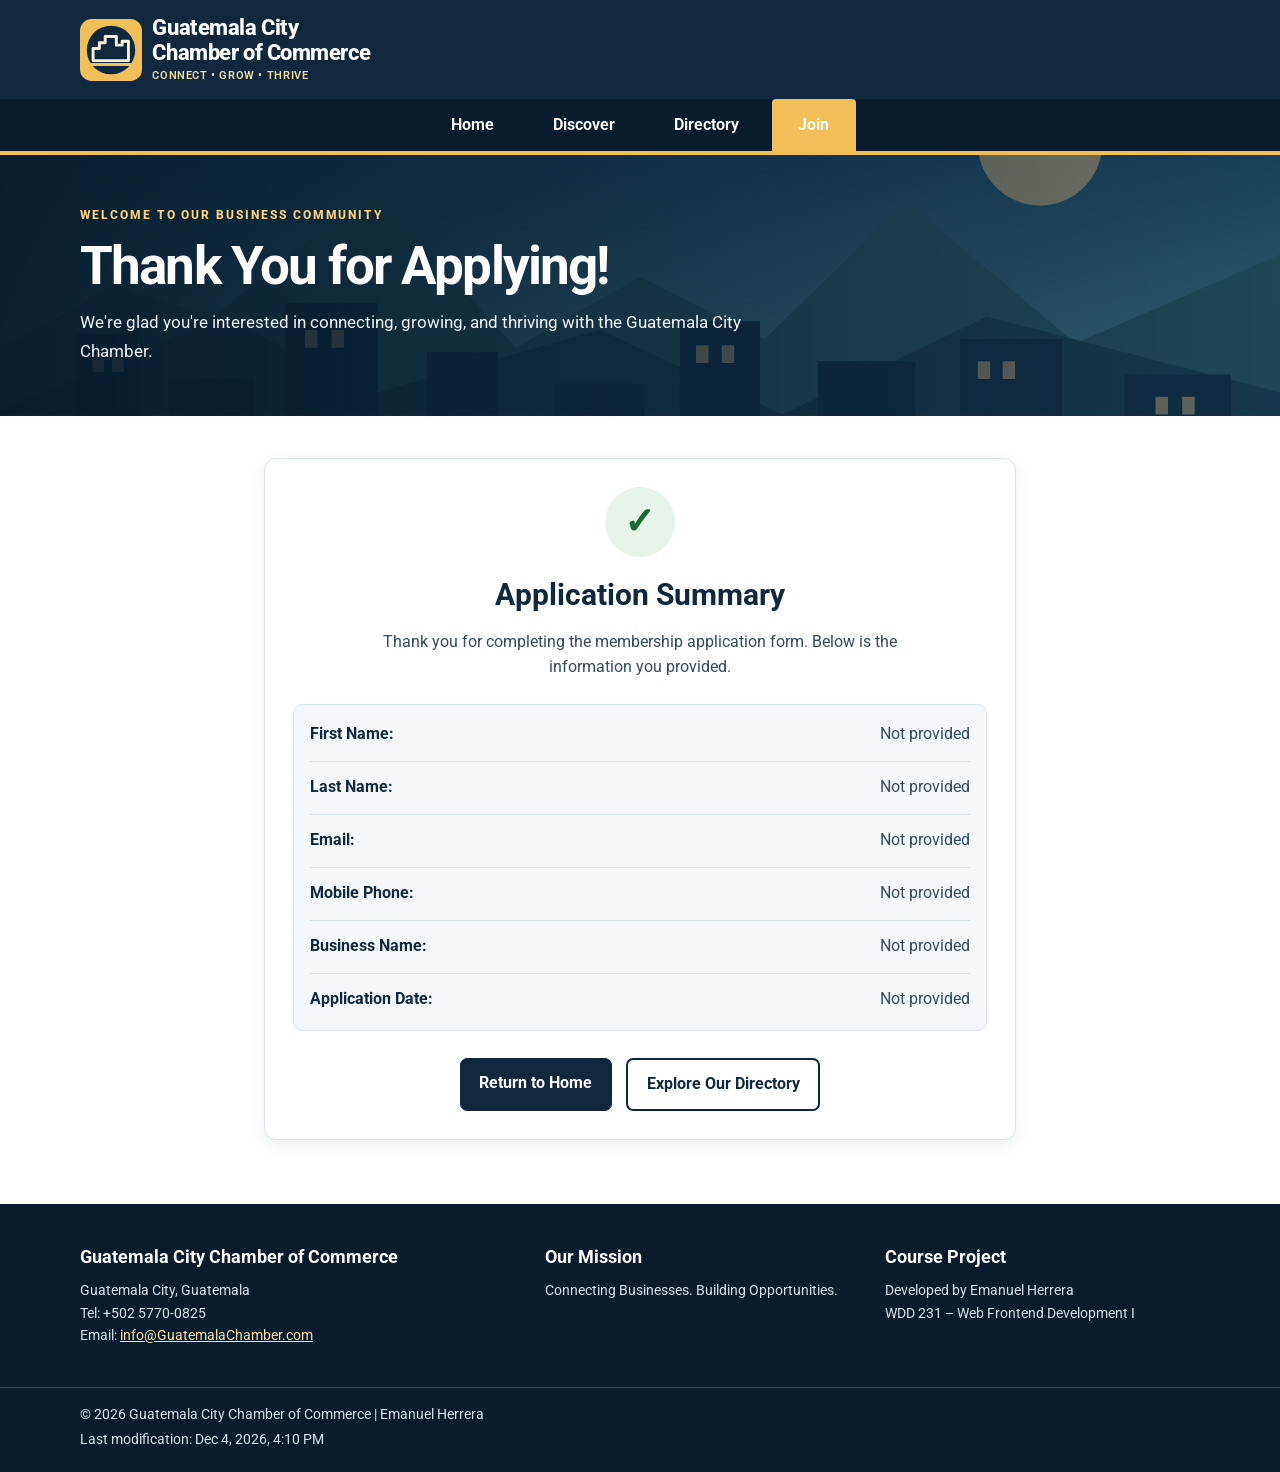
<file: chamber/thankyou.html>
<!DOCTYPE html>
<html lang="en">
<head>
    <meta charset="UTF-8">
    <meta name="viewport" content="width=device-width, initial-scale=1">
    <meta name="author" content="Emanuel Herrera">
    <meta name="description" content="Thank you for applying to join the Guatemala City Chamber of Commerce. Review your membership application information.">
    <title>Thank You | Guatemala City Chamber of Commerce</title>
    <link rel="icon" href="images/favicon.ico">

    <link rel="preconnect" href="https://fonts.googleapis.com">
    <link rel="preconnect" href="https://fonts.gstatic.com" crossorigin>
    <link href="https://fonts.googleapis.com/css2?family=Roboto:wght@400;500;600;700;800&display=swap" rel="stylesheet">

    <meta property="og:type" content="website">
    <meta property="og:title" content="Thank You | Guatemala City Chamber of Commerce">
    <meta property="og:description" content="Thank you for applying to join the Guatemala City Chamber of Commerce. Review your membership application information.">
    <meta property="og:image" content="https://kurobaza96.github.io/wdd231/chamber/images/chamber-social.png">
    <meta property="og:url" content="https://kurobaza96.github.io/wdd231/chamber/thankyou.html">
    
    <link rel="stylesheet" href="styles/normalize.css">
    <link rel="stylesheet" href="styles/small.css">
    <link rel="stylesheet" href="styles/larger.css" media="(min-width: 42rem)">
    <link rel="stylesheet" href="styles/join.css">
    
    <script src="scripts/main.js" defer></script>
    <script src="scripts/thankyou.js" defer></script>
</head>
<body>
    <a class="skip-link" href="#main-content">Skip to main content</a>

<!-- HEADER -->
<header class="site-header">
    <div class="container header-content">

        <a class="brand"
           href="index.html"
           aria-label="Guatemala City Chamber of Commerce home">

            <img src="images/chamber-logo.svg"
                 alt="Guatemala City Chamber logo"
                 width="62"
                 height="62">

            <span class="brand-text">
                <span class="brand-title">
                    Guatemala City<br>
                    Chamber of Commerce
                </span>

                <span class="brand-subtitle">
                    Connect • Grow • Thrive
                </span>
            </span>
        </a>

        <button id="menu-button"
                class="menu-button"
                type="button"
                aria-label="Toggle navigation menu"
                aria-controls="site-nav"
                aria-expanded="false">
            <span>Menu</span>
        </button>

    </div>

    <nav id="site-nav"
         class="site-nav"
         aria-label="Main navigation">

        <ul class="container nav-links">
            <li>
                <a href="index.html">Home</a>
            </li>
            <li>
                <a href="discover.html">Discover</a>
            </li>
            <li>
                <a href="directory.html">Directory</a>
            </li>
            <li>
                <a href="join.html" aria-current="page">Join</a>
            </li>
        </ul>

    </nav>
</header>

<!-- MAIN -->
<main id="main-content">
    <!-- THANK YOU HERO -->
    <section class="join-hero join-hero-short" aria-labelledby="confirmation-title">
        <div class="container join-hero-content">
            <p class="eyebrow">Welcome to our business community</p>
            <h1 id="confirmation-title">Thank You for Applying!</h1>
            <p>We're glad you're interested in connecting, growing, and thriving with the Guatemala City Chamber.</p>
        </div>
    </section>

    <div class="container join-main thankyou-main">
        <section class="confirmation-panel" aria-labelledby="summary-heading">
            <div class="confirmation-icon" aria-hidden="true">✓</div>
            <h2 id="summary-heading">Application Summary</h2>
            <p class="confirmation-message">Thank you for completing the membership application form. Below is the information you provided.</p>

            <!-- APPLICATION SUMMARY -->
            <div id="application-details" class="application-details" aria-live="polite"></div>

            <!-- CONFIRMATION ACTIONS -->
            <div class="confirmation-actions">
                <a class="return-home" href="index.html">Return to Home</a>
                <a class="return-directory" href="directory.html">Explore Our Directory</a>
            </div>
        </section>
    </div>
</main>

<!-- FOOTER -->
<footer class="site-footer">

    <div class="container footer-grid">

        <section>
            <h2>Guatemala City Chamber of Commerce</h2>

            <address>
                Guatemala City, Guatemala<br>
                Tel: +502 5770-0825<br>
                Email:
                <a href="mailto:info@GuatemalaChamber.com">
                    info@GuatemalaChamber.com
                </a>
            </address>
        </section>

        <section>
            <h2>Our Mission</h2>

            <p>
                Connecting Businesses.
                Building Opportunities.
            </p>
        </section>

        <section>
            <h2>Course Project</h2>

            <p>
                Developed by Emanuel Herrera<br>
                WDD 231 – Web Frontend Development I
            </p>
        </section>

    </div>

    <div class="footer-bottom">
        <div class="container">

            <p>
                © <span id="current-year"></span>
                Guatemala City Chamber of Commerce |
                Emanuel Herrera
            </p>

            <p>
                Last modification:
                <span id="last-modified"></span>
            </p>

        </div>
    </div>

</footer>
</body>
</html>
</file>
<file: styles/small.css>
/* Mobile-first design: 320px and wider */

:root {
    --navy: #123047;
    --navy-dark: #0b2435;
    --mint: #57d8c0;
    --mint-soft: #e6f7f1;
    --bg: #f3f6f8;
    --surface: #ffffff;
    --ink: #1f3040;
    --muted: #536476;
    --border: #d5dfe6;
    --shadow: 0 8px 28px rgb(17 47 69 / 7%);
}

*,
*::before,
*::after {
    box-sizing: border-box;
}

html {
    scroll-behavior: smooth;
}

body {
    margin: 0;
    background: var(--bg);
    color: var(--ink);
    font-family: "DM Sans", Arial, sans-serif;
    line-height: 1.6;
}

img,
svg {
    max-width: 100%;
}

a {
    color: inherit;
}

a:focus-visible,
button:focus-visible {
    outline: 3px solid #087969;
    outline-offset: 4px;
}

.skip-link {
    position: absolute;
    left: 1rem;
    top: -6rem;
    padding: .65rem 1rem;
    background: white;
    z-index: 100;
}

.skip-link:focus {
    top: .5rem;
}

.container {
    width: min(100% - 2rem, 1120px);
    margin-inline: auto;
}

/* Header */

.site-header {
    background: var(--surface);
    border-bottom: 1px solid var(--border);
}

.header-inner {
    display: flex;
    justify-content: space-between;
    align-items: center;
    min-height: 84px;
    gap: 1rem;
}

.brand {
    display: flex;
    align-items: center;
    gap: .8rem;
    text-decoration: none;
    min-width: 0;
}

.brand img {
    width: 52px;
    height: 52px;
    flex: 0 0 52px;
}

.brand span {
    font-size: 1.1rem;
    font-weight: 750;
    line-height: 1.2;
    color: var(--navy);
}

/* Hamburger menu */

.menu-toggle {
    border: 1px solid var(--border);
    background: white;
    border-radius: .65rem;
    width: 46px;
    height: 46px;
    display: grid;
    align-content: center;
    justify-items: center;
    gap: 5px;
    cursor: pointer;
    flex-shrink: 0;
}

.menu-toggle .bar {
    display: block;
    width: 22px;
    height: 2px;
    background: var(--navy);
    transition: transform .2s ease, opacity .2s ease;
}

.menu-toggle[aria-expanded="true"] .bar:nth-child(1) {
    transform: translateY(7px) rotate(45deg);
}

.menu-toggle[aria-expanded="true"] .bar:nth-child(2) {
    opacity: 0;
}

.menu-toggle[aria-expanded="true"] .bar:nth-child(3) {
    transform: translateY(-7px) rotate(-45deg);
}

/* Navigation */

.site-nav {
    background: var(--navy);
}

.nav-inner {
    display: none;
    flex-direction: column;
}

.site-nav.is-open .nav-inner {
    display: flex;
}

.nav-inner a {
    text-decoration: none;
    padding: .8rem 1rem;
    color: white;
    font-weight: 650;
    min-height: 48px;
    display: flex;
    align-items: center;
    border-bottom: 1px solid rgb(255 255 255 / 13%);
    transition: background-color .15s ease, color .15s ease;
}

.nav-inner a:hover,
.nav-inner a:focus-visible {
    background: #25506a;
}

.nav-inner a[aria-current="page"] {
    background: #1f5065;
    box-shadow: inset 4px 0 0 var(--mint);
}

/* Main content */

main {
    padding-block: 1.5rem 2.5rem;
}

.page-kicker {
    font-size: .78rem;
    text-transform: uppercase;
    letter-spacing: .14em;
    color: #3d6778;
    font-weight: 750;
    margin: 0 0 .2rem;
}

h1 {
    margin: 0 0 1.35rem;
    font-size: clamp(1.9rem, 5vw, 2.65rem);
    line-height: 1.15;
    letter-spacing: -.035em;
    color: var(--navy);
}

.content-grid {
    display: grid;
    gap: 1rem;
    grid-template-columns: minmax(0, 1fr);
}

/* Section panels */

.panel {
    min-width: 0;
    border: 1px solid var(--border);
    background: var(--surface);
    border-radius: 1rem;
    overflow: hidden;
    box-shadow: var(--shadow);
}

.panel h2 {
    margin: 0;
    background: var(--navy);
    color: white;
    font-size: 1.1rem;
    font-weight: 700;
    padding: .78rem 1.15rem;
}

.panel-body {
    padding: 1.25rem;
}

.about-intro {
    font-size: 1.07rem;
    font-weight: 700;
    color: var(--navy);
    line-height: 1.45;
    margin-top: 0;
}

.about-panel p:last-child {
    margin-bottom: 0;
}

.quick-tags {
    margin-top: 1rem;
    display: flex;
    flex-wrap: wrap;
    gap: .5rem;
}

.quick-tags span {
    border-radius: 99px;
    background: #edf3f5;
    color: #284b5a;
    padding: .28rem .75rem;
    font-size: .78rem;
    font-weight: 700;
}

/* Student photo */

.photo-wrap {
    display: grid;
    place-items: center;
    padding: 1rem 1rem 1.3rem;
}

.student-photo {
    display: block;
    width: min(100%, 260px);
    aspect-ratio: 12 / 13;
    height: auto;
    border-radius: .85rem;
    object-fit: cover;
}

.photo-caption {
    color: var(--muted);
    font-size: .85rem;
    margin: .75rem 0 0;
    text-align: center;
}

/* Course cards */

.courses-panel {
    grid-column: 1 / -1;
}

.courses-head {
    padding: 1.25rem 1.15rem .35rem;
}

.courses-head p {
    color: var(--muted);
    margin: 0;
}

.filter-group {
    display: flex;
    flex-wrap: wrap;
    gap: .55rem;
    border: 0;
    padding: .7rem 1.15rem 1rem;
    margin: 0;
}

.filter-group button {
    flex: 1 1 85px;
    min-height: 44px;
    font: inherit;
    font-weight: 700;
    border-radius: .55rem;
    color: var(--navy);
    background: #f0f5f7;
    border: 1px solid #c7d6dc;
    cursor: pointer;
    transition: background-color .16s ease, color .16s ease;
}

.filter-group button:hover {
    background: #deeff0;
}

.filter-group button[aria-pressed="true"] {
    background: var(--navy);
    color: white;
    border-color: var(--navy);
}

.course-list {
    display: grid;
    grid-template-columns: 1fr;
    gap: .75rem;
    margin: 0;
    padding: 0 1.15rem;
    list-style: none;
}

.course-card {
    display: flex;
    flex-direction: column;
    justify-content: space-between;
    padding: .95rem;
    min-width: 0;
    background: #f0f3f6;
    border: 1px solid #cdd8de;
    border-radius: .68rem;
}

.course-card.completed {
    background: var(--mint-soft);
    border-color: #82c7b7;
}

.course-card h3 {
    margin: 0 0 .25rem;
    color: var(--navy);
    font-size: 1.14rem;
}

.course-name {
    color: var(--muted);
    margin: 0 0 .7rem;
    line-height: 1.4;
    font-size: .91rem;
}

.course-meta {
    display: flex;
    gap: .4rem;
    justify-content: space-between;
    align-items: center;
    flex-wrap: wrap;
}

.course-status {
    font-size: .74rem;
    font-weight: 750;
    border-radius: 99px;
    padding: .2rem .5rem;
    background: #e1e7ec;
    color: #3f5160;
}

.completed .course-status {
    color: #145b48;
    background: #c9eede;
}

.course-credits {
    color: #445766;
    font-size: .76rem;
    white-space: nowrap;
    font-weight: 700;
}

.credit-total {
    margin: 1rem 1.15rem 1.3rem;
    border-top: 1px solid var(--border);
    padding-top: .8rem;
    text-align: center;
    color: var(--navy);
}

.credit-total strong {
    font-size: 1.2rem;
}

/* Footer */

.site-footer {
    background: var(--navy-dark);
    color: white;
    padding-block: 1.5rem;
    text-align: center;
}

.social-links {
    display: flex;
    gap: .7rem;
    align-items: center;
    justify-content: center;
    margin-bottom: .8rem;
}

.social-links a {
    display: grid;
    place-items: center;
    background: white;
    border: 1px solid white;
    border-radius: .7rem;
    width: 46px;
    height: 46px;
    transition: transform .15s ease, background-color .15s ease;
}

.social-links a:hover {
    background: #d6f5ed;
    transform: translateY(-2px);
}

.social-links img {
    width: 25px;
    height: 25px;
}

.site-footer p {
    margin: .25rem 0;
    font-size: .92rem;
}

.site-footer .modified {
    color: #b3ddd7;
    font-size: .83rem;
}

/* Supporting placeholder pages */

.placeholder-body p {
    max-width: 60ch;
}

.placeholder-body a {
    color: #0b667b;
}

@media (prefers-reduced-motion: reduce) {

    *,
    *::before,
    *::after {
        scroll-behavior: auto !important;
        transition: none !important;
    }
}
</file>
<file: styles/larger.css>
/* Tablet and desktop layouts */

@media screen and (min-width: 650px) {
    .menu-toggle {
        display: none;
    }

    .nav-inner {
        display: flex;
        flex-direction: row;
        gap: .2rem;
    }

    .nav-inner a {
        border-bottom: 0;
        padding-inline: 1.4rem;
    }

    .nav-inner a[aria-current="page"] {
        box-shadow: inset 0 -4px 0 var(--mint);
    }

    .content-grid {
        grid-template-columns:
            minmax(0, 1.4fr) minmax(240px, 1fr);
        gap: 1.25rem;
    }

    .panel-body {
        padding: 1.5rem;
    }

    .photo-wrap {
        min-height: 280px;
    }

    .course-list {
        grid-template-columns:
            repeat(2, minmax(0, 1fr));
    }
}

@media screen and (min-width: 950px) {
    .content-grid {
        grid-template-columns:
            minmax(0, 1.65fr) minmax(300px, 1fr);
    }

    .course-list {
        grid-template-columns:
            repeat(3, minmax(0, 1fr));
    }

    .photo-wrap {
        min-height: 320px;
    }

    .about-panel .panel-body {
        min-height: 320px;
    }
}
</file>
<file: chamber/styles/small.css>
/* Base/mobile styles */
:root {
    --navy: #10283e;
    --navy-deep: #091c2d;
    --gold: #f0bf58;
    --white: #ffffff;
    --hero-description: #e4edf4;
}

html {
    scroll-behavior: smooth;
}

body {
    min-width: 320px;
    font-family: "Roboto", sans-serif;
    line-height: 1.55;
    color: var(--text);
    background: var(--page);
}
button,
a {
    -webkit-tap-highlight-color: transparent;
}

a:hover {
    text-decoration-thickness: 2px;
}

.container {
    width: min(100% - 2rem, 1120px);
    margin-inline: auto;
}

/* Accessibility */
.skip-link {
    position: absolute;
    left: 1rem;
    top: -6rem;
    z-index: 20;
    background: white;
    padding: 0.7rem 1rem;
    border-radius: 0.4rem;
}

.skip-link:focus {
    top: 0.8rem;
}

/* Header */
.site-header {
    background: var(--navy);
    color: #fff;
    border-bottom: 4px solid var(--gold);
}

.header-content {
    min-height: 90px;
    display: flex;
    align-items: center;
    justify-content: space-between;
    gap: 1rem;
    padding-block: 0.85rem;
}

.brand,
.brand:visited {
    display: flex;
    align-items: center;
    min-width: 0;
    gap: 0.65rem;
    text-decoration: none;
    color: #ffffff;
}

.brand img {
    width: 54px;
    height: 54px;
    flex: none;
}

.brand-text {
    display: flex;
    flex-direction: column;
    line-height: 1.15;
}

.brand-title {
    font-size: clamp(1rem, 4.3vw, 1.35rem);
    font-weight: 800;
    letter-spacing: -0.02em;
}

.brand-subtitle {
    margin-top: 0.3rem;
    color: #f4dca4;
    font-size: 0.69rem;
    font-weight: 600;
    letter-spacing: 0.055em;
    text-transform: uppercase;
}

/* Mobile navigation */
.menu-button {
    display: flex;
    justify-content: center;
    align-items: center;
    gap: 0.45rem;
    color: #fff;
    background: transparent;
    border: 1px solid #8ca0ae;
    border-radius: 0.45rem;
    padding: 0.52rem 0.65rem;
    flex-shrink: 0;
}

.menu-button svg {
    width: 20px;
    height: 20px;
}

.site-nav {
    display: none;
    background: var(--navy-deep);
}

.site-nav.is-open {
    display: block;
}

.site-nav a[aria-current="page"] {
    background-color: #123047;
    color: #ffffff;
}

.nav-links {
    display: flex;
    flex-direction: column;
    list-style: none;
}

.nav-links a {
    display: block;
    padding: 0.9rem 1rem;
    color: #fff;
    text-decoration: none;
    font-weight: 650;
}

.nav-links a:hover,
.nav-links a:focus-visible,
.nav-links a[aria-current='page'] {
    color: var(--navy-deep);
    background: var(--gold);
}

/* NAVIGATION LINK CONTRAST */

.site-nav a,
.site-nav a:visited {
    color: #ffffff;
}

.site-nav a:hover,
.site-nav a:focus-visible,
.site-nav a[aria-current="page"] {
    color: #ffffff;
}

/* Hero */
.hero {
    background-color: var(--navy);
    color: #ffffff;
    padding: clamp(2.7rem, 7vw, 5rem) 0;
}

.eyebrow {
    color: var(--gold);
    text-transform: uppercase;
    font-size: 0.76rem;
    font-weight: 800;
    letter-spacing: 0.16em;
}

.hero h1 {
    max-width: 750px;
    margin-top: 0.65rem;
    font-size: clamp(2rem, 7vw, 3.8rem);
    line-height: 1.08;
    letter-spacing: -0.04em;
    color: #ffffff;
}

.hero p:last-child {
    color: #e4edf4;
    font-size: clamp(0.99rem, 2.6vw, 1.17rem);
    max-width: 660px;
    margin-top: 1rem;
}

/* Directory heading */
.directory-main {
    padding: 2rem 0 4rem;
}

.directory-heading {
    max-width: 670px;
}

.directory-heading h2 {
    color: var(--navy);
    font-size: clamp(1.3rem, 4vw, 1.8rem);
    letter-spacing: -0.03em;
}

.directory-heading p {
    color: var(--muted);
    margin-top: 0.4rem;
}

/* Grid/List controls */
.directory-toolbar {
    display: flex;
    align-items: flex-start;
    justify-content: space-between;
    flex-direction: column;
    gap: 0.9rem;
    padding: 1.25rem 0 1.2rem;
}

.directory-count {
    color: var(--muted);
    font-size: 0.94rem;
}

.view-controls {
    display: inline-flex;
    gap: 0.3rem;
    background: #e5ebf1;
    padding: 0.3rem;
    border-radius: 0.6rem;
}

.view-button {
    display: inline-flex;
    gap: 0.42rem;
    align-items: center;
    border: 0;
    border-radius: 0.42rem;
    background: transparent;
    color: var(--navy);
    padding: 0.62rem 0.85rem;
    font-weight: 700;
}

.view-button svg {
    width: 17px;
    height: 17px;
}

.view-button[aria-pressed='true'] {
    background: var(--navy);
    color: #fff;
    box-shadow: 0 2px 7px rgb(0 0 0 / 13%);
}

/* Student project notice */
.notice {
    padding: 1rem 1.15rem;
    background: #fff8e9;
    color: #58400e;
    border-left: 4px solid #ce8f23;
    border-radius: 0.3rem;
    margin-bottom: 1.4rem;
    font-size: 0.93rem;
}

/* Member grid */
.members {
    display: grid;
    gap: 1.2rem;
}

.members.grid-view {
    grid-template-columns: repeat(auto-fit,
            minmax(min(100%, 17rem), 1fr));
}

.member-card {
    min-width: 0;
    border: 1px solid var(--line);
    overflow: hidden;
    background: var(--surface);
    border-radius: var(--radius);
    box-shadow: var(--shadow);
}

.member-visual {
    display: flex;
    align-items: center;
    justify-content: center;
    background: #edf2f6;
    aspect-ratio: 16 / 9;
    overflow: hidden;
}

.member-visual img {
    display: block;
    width: 100%;
    height: 100%;
    object-fit: cover;
}

.member-content {
    padding: 1.15rem 1.25rem 1.35rem;
    min-width: 0;
}

.member-meta {
    display: flex;
    flex-wrap: wrap;
    gap: 0.5rem;
    align-items: center;
    margin-bottom: 0.6rem;
}

.member-category {
    font-size: 0.76rem;
    font-weight: 750;
    text-transform: uppercase;
    letter-spacing: 0.05em;
    color: var(--muted);
}

.member-tier {
    padding: 0.23rem 0.55rem;
    border-radius: 100px;
    font-size: 0.72rem;
    font-weight: 800;
    color: var(--navy);
    background: #e9edf3;
}

.member-tier.tier-gold {
    background: #fff0c9;
    color: #63400b;
}

.member-tier.tier-silver {
    background: #e6edf4;
    color: #273d50;
}

.member-card h3 {
    font-size: 1.2rem;
    line-height: 1.23;
    color: var(--navy);
    overflow-wrap: anywhere;
}

.member-description {
    margin-top: 0.55rem;
    color: var(--muted);
    font-size: 0.91rem;
}

.member-details {
    display: grid;
    gap: 0.62rem;
    margin-top: 1.05rem;
    font-size: 0.9rem;
}

.member-details>div {
    display: grid;
    grid-template-columns: 4rem minmax(0, 1fr);
    gap: 0.45rem;
}

.member-details dt {
    color: var(--muted);
    font-weight: 750;
}

.member-details dd {
    min-width: 0;
    overflow-wrap: anywhere;
}

.member-site {
    color: #174b75;
    font-weight: 750;
}

.member-site:hover {
    color: #0c2b44;
}

/* Member list view */
.members.list-view {
    grid-template-columns: minmax(0, 1fr);
    gap: 0.65rem;
}

.members.list-view .member-visual,
.members.list-view .member-description {
    display: none;
}

.members.list-view .member-card {
    border-radius: 0.55rem;
    box-shadow: none;
}

.members.list-view .member-card:nth-child(even) {
    background: #e8eff5;
}

.members.list-view .member-content {
    padding: 1rem;
}

.members.list-view .member-details {
    margin-top: 0.7rem;
}

/* Footer */
.site-footer {
    color: #edf5fa;
    background: var(--navy-deep);
}

.footer-grid {
    display: grid;
    gap: 1.5rem;
    padding: 2.5rem 0;
}

.footer-grid h2 {
    font-size: 1.1rem;
    color: #fff;
    margin-bottom: 0.55rem;
}

.footer-grid p,
.footer-grid address {
    color: #d7e4eb;
    font-size: 0.9rem;
    font-style: normal;
}

.footer-grid a {
    color: #ffe2a0;
}

.footer-bottom {
    border-top: 1px solid #345068;
    padding: 1rem 0 1.3rem;
    color: #d7e4eb;
    font-size: 0.87rem;
}

.footer-bottom p+p {
    margin-top: 0.2rem;
}

.placeholder-main {
    min-height: 40vh;
    padding: 3rem 0 5rem;
}

.placeholder-main p {
    max-width: 65ch;
    margin-top: 0.7rem;
}

@media (prefers-reduced-motion: reduce) {
    html {
        scroll-behavior: auto;
    }
}
</file>
<file: chamber/styles/larger.css>
@media screen and (min-width: 42rem) {

    .directory-toolbar {
        flex-direction: row;
        align-items: center;
    }

    .footer-grid {
        grid-template-columns: 1.4fr 1fr 1fr;
    }

    .members.list-view .member-content {
        display: grid;
        grid-template-columns: minmax(11rem, 1fr) minmax(15rem, 1.3fr);
        gap: 1.2rem;
        align-items: center;
    }

    .members.list-view .member-meta {
        margin-bottom: 0.35rem;
    }

    .members.list-view .member-details {
        margin-top: 0;
    }
}

@media screen and (min-width: 52rem) {

    .header-content {
        padding-block: 1rem;
    }

    .brand img {
        width: 62px;
        height: 62px;
    }

    .menu-button {
        display: none;
    }

    .site-nav {
        display: block;
        background: var(--navy-deep);
    }

    .nav-links {
        flex-direction: row;
        justify-content: center;
        gap: 0.4rem;
    }

    .nav-links a {
        padding: 0.85rem 1.65rem;
        border-radius: 0.25rem 0.25rem 0 0;
    }

    .directory-main {
        padding-top: 2.7rem;
    }

    .members.list-view .member-content {
        grid-template-columns: minmax(16rem, 1fr) minmax(24rem, 1.6fr);
    }

    .members.list-view .member-details {
        grid-template-columns:
            minmax(12rem, 1fr) minmax(8rem, 0.8fr) minmax(7rem, 0.65fr);
        gap: 0.8rem;
    }

    .members.list-view .member-details>div {
        display: block;
    }

    .members.list-view .member-details dt {
        font-size: 0.75rem;
        text-transform: uppercase;
        margin-bottom: 0.1rem;
    }
}
</file>
<file: chamber/styles/home.css>
/* HERO */

.hero {
    position: relative;
    min-height: 23rem;
    background: #163b56;
    color: #ffffff;
    overflow: hidden;
}

.hero-image {
    position: absolute;
    inset: 0;
    width: 100%;
    height: 100%;
    object-fit: cover;
}

.hero-overlay {
    position: relative;
    min-height: 23rem;
    display: flex;
    align-items: center;

    background: linear-gradient(90deg,
            rgba(5, 26, 43, 0.89),
            rgba(5, 26, 43, 0.28));
}

.hero-copy {
    padding-block: 3.5rem;
}

.hero-copy h1 {
    color: #ffffff;
    font-size: clamp(2.15rem, 6vw, 4rem);
    line-height: 1.12;
    margin: 0.4rem 0 1rem;
}

.hero-copy>p:not(.eyebrow) {
    max-width: 35rem;
    font-size: 1.1rem;
    line-height: 1.6;
}

.eyebrow {
    font-weight: 700;
    letter-spacing: 0.09em;
    text-transform: uppercase;
    font-size: 0.78rem;
}

/* JOIN BUTTON */

.cta-button {
    display: inline-block;
    margin-top: 1.5rem;
    padding: 0.85rem 1.5rem;
    border-radius: 0.4rem;

    background: #ffd17d;
    color: #142d42;

    font-weight: 800;
    text-decoration: none;
}

.cta-button:hover,
.cta-button:focus-visible {
    background: #ffffff;
}

/* HOME CONTENT */

.home-content {
    padding-block: 2.5rem 4rem;
}

.home-intro {
    text-align: center;
    max-width: 43rem;
    margin: 0 auto 2rem;
}

.home-intro p {
    margin-top: 0.6rem;
}

/* INFORMATION GRID */

.home-information {
    display: grid;
    gap: 1rem;
}

.info-panel,
.spotlight-card {
    background: #ffffff;
    border: 1px solid #d9e4ea;
    border-radius: 0.75rem;

    box-shadow: 0 5px 16px rgba(16, 49, 69, 0.08);

    padding: 1.4rem;
    min-width: 0;
}

.info-panel h2 {
    font-size: 1.35rem;
    margin-bottom: 1.1rem;
}

/* EVENTS */

.event-item+.event-item {
    border-top: 1px solid #dce5ea;
    padding-top: 1rem;
    margin-top: 1rem;
}

.event-item h3 {
    font-size: 1.06rem;
    margin: 0.3rem 0;
}

.event-date {
    font-weight: 700;
    color: #225e79;
}

.event-location,
.weather-location,
.demo-note {
    font-size: 0.88rem;
    color: #354b59;
}

.demo-note {
    margin-top: 1rem;
    font-style: italic;
}

/* WEATHER */

.weather-now {
    display: flex;
    align-items: center;
    gap: 1rem;
}

.weather-now img {
    width: 72px;
    height: 72px;
}

.weather-temp {
    font-size: 2.5rem;
    font-weight: 800;
}

.weather-description {
    text-transform: capitalize;
}

/* FORECAST */

.forecast-list {
    list-style: none;
    margin: 0;
    padding: 0;
}

.forecast-list li {
    display: flex;
    align-items: center;
    justify-content: space-between;
    gap: 0.5rem;

    padding: 0.85rem 0;
    border-bottom: 1px solid #e1e9ed;
}

.forecast-list li:last-child {
    border-bottom: none;
}

.forecast-list strong {
    white-space: nowrap;
}

/* SPOTLIGHTS */

.spotlights-section {
    display: block;
    width: 100%;
    min-width: 0;
    margin-top: 3rem;
}

.section-heading {
    display: flex;
    justify-content: space-between;
    align-items: center;
    gap: 1rem;
    flex-wrap: wrap;
    margin-bottom: 1.2rem;
    width: 100%;
}

.home-main .spotlights-section .section-heading .eyebrow {
    color: #225e79;
}

.section-heading a {
    font-weight: 700;
}

.spotlight-grid {
    display: grid;
    grid-template-columns: minmax(0, 1fr);
    gap: 1rem;
    width: 100%;
    min-width: 0;
}

.spotlight-card {
    display: flex;
    flex-direction: column;
    align-items: center;
    width: 100%;
    min-width: 0;
    box-sizing: border-box;
    text-align: center;
}

.spotlight-card img {
    display: block;
    max-width: 180px;
    width: 100%;
    height: 95px;
    object-fit: contain;
    margin: 0 auto 1rem;
}

.spotlight-card h3 {
    font-size: 1.15rem;
}

.spotlight-card p {
    margin: 0.45rem 0;
    overflow-wrap: anywhere;
}

.spotlight-card a {
    overflow-wrap: anywhere;
}


/* MEMBERSHIP BADGES */

.membership-badge {
    display: inline-block;
    padding: 0.25rem 0.7rem;
    border-radius: 2rem;

    font-weight: 700;
    font-size: 0.8rem;

    background: #d8e5ec;
    color: #153e57;
}

.membership-badge.gold {
    background: #ffe5a2;
    color: #654300;
}

/* ERROR MESSAGES */

.error-message {
    color: #8c2525;
}
/* TABLET */

@media (min-width: 42rem) {

    .home-information {
        grid-template-columns: repeat(2, minmax(0, 1fr));
    }

    .events-panel {
        grid-row: span 2;
    }

    .spotlight-grid {
        grid-template-columns: repeat(2, minmax(0, 1fr));
    }

}

/* DESKTOP */

@media (min-width: 65rem) {

    .home-information {
        grid-template-columns: 1.4fr 1fr 1fr;
    }

    .events-panel {
        grid-row: auto;
    }

    .spotlight-grid {
        grid-template-columns: repeat(3, minmax(0, 1fr));
    }

}

/* HOME LAYOUT ALIGNMENT */

.home-main .home-content {
    display: block;
    width: min(100% - 2rem, 1200px);
    max-width: 1200px;
    margin-inline: auto;
    box-sizing: border-box;
}

.home-main .home-information,
.home-main .spotlights-section,
.home-main .spotlight-grid {
    width: 100%;
    min-width: 0;
}

.home-main .spotlights-section {
    grid-column: 1 / -1;
}

.home-main .spotlight-grid {
    display: grid;
}

@media (min-width: 65rem) {

    .home-main .spotlight-grid {
        grid-template-columns: repeat(3, minmax(0, 1fr));
    }

}
</file>
<file: chamber/styles/join.css>
/* JOIN HERO */

.join-hero {
    position: relative;
    overflow: hidden;
    background-color: #10283e;
    background-image: linear-gradient(90deg, rgba(5, 26, 43, 0.94), rgba(5, 26, 43, 0.44)), url("../images/guatemala-city-hero.svg");
    background-size: cover;
    background-position: center;
    color: #ffffff;
}

.join-hero-content {
    padding-block: clamp(2.6rem, 6vw, 4.25rem);
}

.join-hero .eyebrow {
    margin-bottom: 0.75rem;
    color: #ffd17d;
}

.join-hero h1 {
    margin: 0 0 0.75rem;
    color: #ffffff;
    font-size: clamp(2.1rem, 5vw, 3.3rem);
    line-height: 1.12;
    letter-spacing: -0.035em;
}

.join-hero-content > p:last-child {
    max-width: 46rem;
    color: #f0f6fa;
    font-size: 1.07rem;
    line-height: 1.65;
}

.join-hero-short .join-hero-content {
    padding-block: clamp(2.25rem, 5vw, 3.2rem);
}

/* JOIN LAYOUT */

.join-main {
    padding-block: 2.6rem 4rem;
}

.join-layout {
    display: grid;
    grid-template-columns: minmax(0, 1fr);
    gap: 1.25rem;
    align-items: start;
}

/* JOIN PANELS */

.application-panel,
.membership-levels,
.confirmation-panel {
    min-width: 0;
    background: #ffffff;
    border: 1px solid #d9e4ea;
    border-radius: 0.75rem;
    box-shadow: 0 5px 16px rgba(16, 49, 69, 0.08);
    padding: clamp(1.2rem, 3vw, 1.75rem);
}

.application-panel h2,
.membership-levels h2 {
    color: #10283e;
    font-size: clamp(1.3rem, 2.1vw, 1.55rem);
    margin: 0 0 0.5rem;
}

.form-note,
.membership-levels > p {
    margin: 0 0 1.6rem;
    font-size: 0.94rem;
    color: #42596b;
}

/* APPLICATION FORM */

.join-form {
    display: grid;
    grid-template-columns: minmax(0, 1fr);
    gap: 1.15rem;
}

.join-form label {
    display: flex;
    flex-direction: column;
    gap: 0.4rem;
    min-width: 0;
    color: #183449;
    font-weight: 700;
    font-size: 0.95rem;
}

.join-form input:not([type="hidden"]),
.join-form select,
.join-form textarea {
    display: block;
    width: 100%;
    min-width: 0;
    min-height: 2.85rem;
    padding: 0.7rem 0.8rem;
    border: 1px solid #758b9b;
    border-radius: 0.45rem;
    color: #10283e;
    background: #ffffff;
    font: inherit;
    font-weight: 400;
    box-sizing: border-box;
}

.join-form input::placeholder {
    color: #526779;
    opacity: 1;
}

.join-form textarea {
    min-height: 7rem;
    resize: vertical;
}

.join-form select {
    cursor: pointer;
}

/* FORM BUTTON */

.submit-application,
.membership-card button,
.close-modal,
.return-home,
.return-directory {
    display: inline-block;
    padding: 0.78rem 1.15rem;
    border-radius: 0.45rem;
    font: inherit;
    font-weight: 700;
    text-decoration: none;
    text-align: center;
    cursor: pointer;
    transition: background-color 0.2s ease, border-color 0.2s ease;
}

.submit-application,
.membership-card button,
.close-modal,
.return-home {
    border: 1px solid #10283e;
    background: #10283e;
    color: #ffffff;
}

.submit-application:hover,
.membership-card button:hover,
.close-modal:hover,
.return-home:hover {
    background: #205071;
    border-color: #205071;
    color: #ffffff;
}

.submit-application {
    width: 100%;
    padding-block: 0.95rem;
}

/* MEMBERSHIP CARDS */

.membership-card {
    min-width: 0;
    margin-top: 0.9rem;
    padding: 1.25rem;
    border: 1px solid #d9e4ea;    
    border-radius: 0.75rem;
    background: #ffffff;
    box-shadow: 0 5px 16px rgba(16, 49, 69, 0.06);
    opacity: 0;
    transform: translateY(18px);
    animation: cardEntrance 1s ease-out forwards;
}

.membership-card h3 {
    margin: 0 0 0.35rem;
    color: #10283e;
    font-size: 1.13rem;
}

.level-price {
    margin: 0 0 1rem;
    color: #344b5e;
    font-size: 0.96rem;
    font-weight: 600;
}

.membership-card button {
    padding: 0.65rem 0.95rem;
}

/* INITIAL CARD ANIMATIONS */

.membership-card:nth-of-type(1) {
    animation-delay: 0.1s;
}

.membership-card:nth-of-type(2) {
    animation-delay: 0.25s;
}

.membership-card:nth-of-type(3) {
    animation-delay: 0.4s;
}

.membership-card:nth-of-type(4) {
    animation-delay: 0.55s;
}

@keyframes cardEntrance {
    to {
        opacity: 1;
        transform: translateY(0);
    }
}

/* MEMBERSHIP MODALS */

.join-main dialog {
    width: min(90vw, 30rem);
    max-width: 30rem;
    max-height: 85vh;
    overflow-y: auto;
    padding: clamp(1.25rem, 4vw, 2rem);
    border: none;
    border-radius: 0.85rem;
    background: #ffffff;
    color: #10283e;
    box-shadow: 0 20px 70px rgba(0, 0, 0, 0.3);
}

.join-main dialog::backdrop {
    background: rgba(5, 26, 43, 0.75);
}

.join-main dialog h2 {
    margin: 0 0 0.7rem;
    color: #10283e;
}

.join-main dialog p {
    margin: 0 0 1rem;
}

.join-main dialog ul {
    margin: 0 0 1.4rem;
    padding-left: 1.25rem;
}

.join-main dialog li {
    margin-bottom: 0.55rem;
}

/* THANK YOU PAGE */

.thankyou-main {
    min-height: 25rem;
}

.confirmation-panel {
    width: min(100%, 47rem);
    margin-inline: auto;
    text-align: center;
}

.confirmation-icon {
    display: grid;
    place-items: center;
    width: 4.4rem;
    height: 4.4rem;
    margin: 0 auto 1rem;
    border-radius: 50%;
    background: #e6f4ea;
    color: #176b35;
    font-size: 2.3rem;
    font-weight: 800;
}

.confirmation-panel h2 {
    margin: 0 0 0.7rem;
    color: #10283e;
    font-size: clamp(1.45rem, 3vw, 1.85rem);
}

.confirmation-message {
    margin: 0 auto 1.5rem;
    color: #344b5e;
    max-width: 36rem;
}

.application-details {
    padding: 0.25rem 1rem;
    border: 1px solid #d9e4ea;
    border-radius: 0.6rem;
    background: #f5f8fa;
    text-align: left;
}

.application-details p {
    display: flex;
    flex-wrap: wrap;
    justify-content: space-between;
    gap: 0.35rem 1.25rem;
    padding: 0.85rem 0;
    border-bottom: 1px solid #d9e4ea;
    color: #344b5e;
    overflow-wrap: anywhere;
}

.application-details p:last-child {
    border-bottom: none;
}

.application-details strong {
    color: #10283e;
}

/* CONFIRMATION ACTIONS */

.confirmation-actions {
    display: flex;
    flex-wrap: wrap;
    gap: 0.9rem;
    justify-content: center;
    margin-top: 1.7rem;
}

.return-directory {
    border: 2px solid #10283e;
    background: #ffffff;
    color: #10283e;
}

.return-directory:hover {
    background: #f3f7fa;
    color: #10283e;
}

/* ACCESSIBILITY */

.join-main :is(input, select, textarea, button, a):focus-visible {
    outline: 3px solid #b2780b;
    outline-offset: 3px;
}

/* DESKTOP LAYOUT */

@media (min-width: 52rem) {
    .join-layout {
        grid-template-columns: minmax(0, 1.65fr) minmax(17rem, 1fr);
    }
}

/* SMALL SCREENS */

@media (max-width: 35rem) {
    .join-main {
        padding-block: 1.5rem 3rem;
    }

    .application-panel,
    .membership-levels,
    .confirmation-panel {
        padding: 1.2rem;
    }

    .application-details p {
        flex-direction: column;
    }

    .confirmation-actions {
        flex-direction: column;
    }
}

/* REDUCED MOTION */

@media (prefers-reduced-motion: reduce) {
    .membership-card {
        animation: none;
        opacity: 1;
        transform: none;
    }

    .submit-application,
    .membership-card button,
    .close-modal,
    .return-home,
    .return-directory {
        transition: none;
    }
}
</file>
